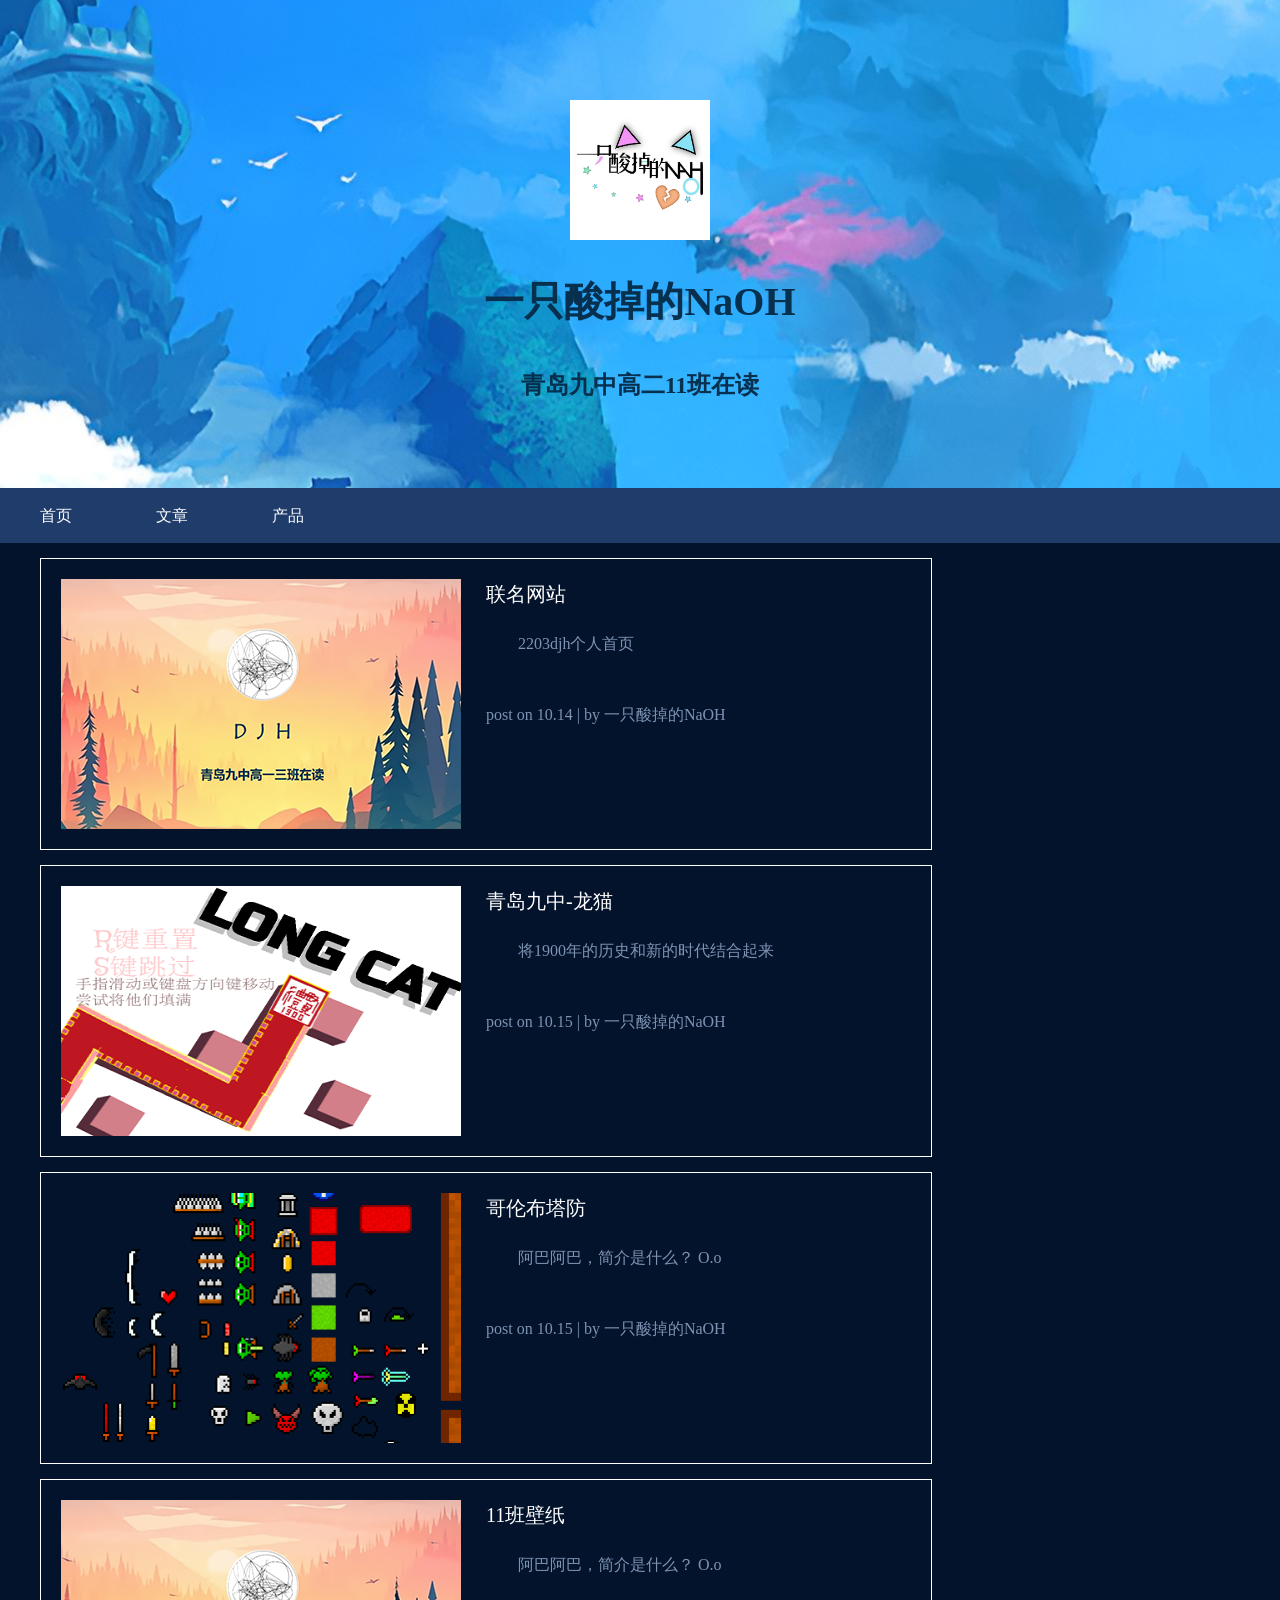
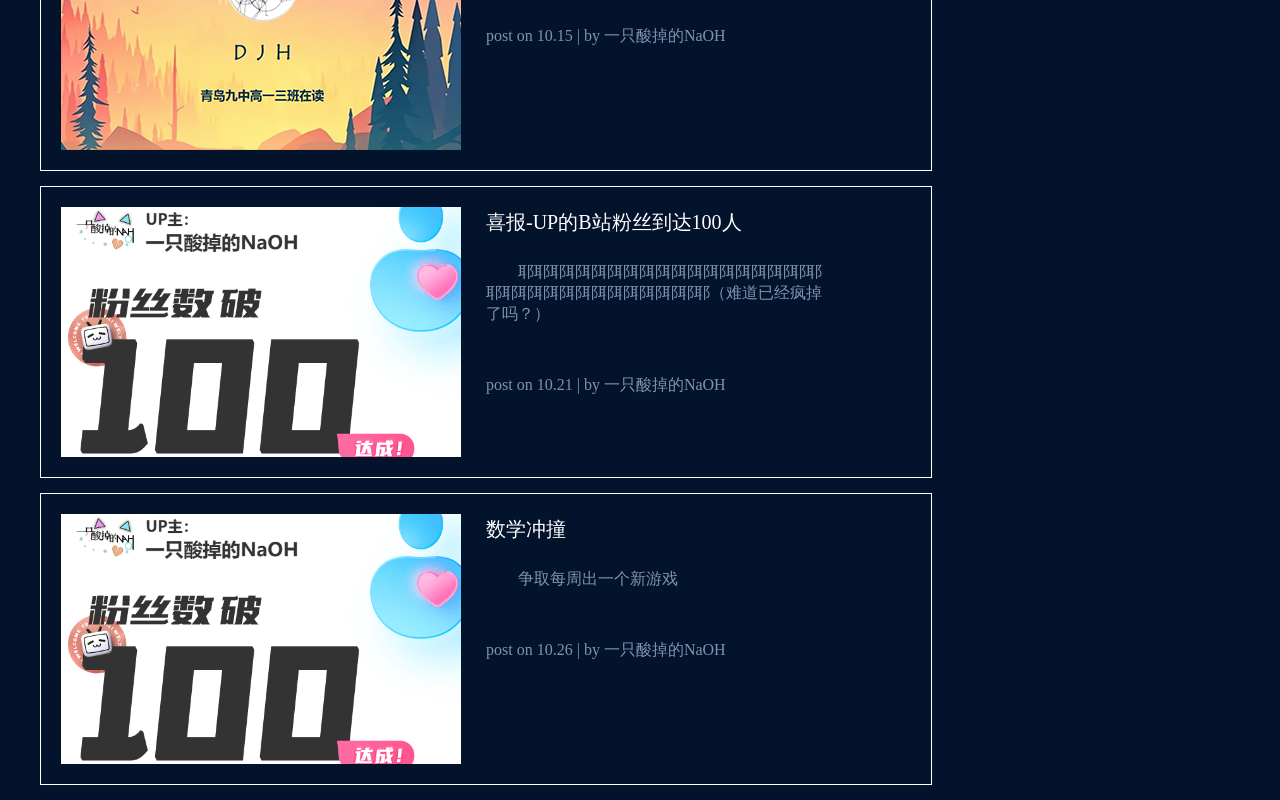
<file: index.html>
<!--
                   _ooOoo_
                  o8888888o
                  88" . "88
                  (| -_- |)
                  O\  =  /O
               ____/`---'\____
             .'  \\|     |//  `.
            /  \\|||  :  |||//  \
           /  _||||| -:- |||||-  \
           |   | \\\  -  /// |   |
           | \_|  ''\---/''  |   |
           \  .-\__  `-`  ___/-. /
         ___`. .'  /--.--\  `. . __
      ."" '<  `.___\_<|>_/___.'  >'"".
     | | :  `- \`.;`\ _ /`;.`/ - ` : | |
     \  \ `-.   \_ __\ /__ _/   .-` /  /
======`-.____`-.___\_____/___.-`____.-'======
                   `=---='
^^^^^^^^^^^^^^^^^^^^^^^^^^^^^^^^^^^^^^^^^^^^^
    佛祖保佑       永不宕机     永无BUG
-->
<!DOCTYPE html>
<html lang="zh-CN">

<head>
    <meta charset="UTF-8">
    <title>Document</title>


    <style>
        * {
            margin: 0;
            padding: 0;

        }


        .top {
            text-align: center;
            background: rgb(6, 41, 71) url(images/background_head.jpg) no-repeat scroll top;
            width: 100%;
            background-position-y: -1000px;


        }




        h1 {
            font-size: 40px;
            margin: 30px 0px 0px;
            color: rgb(6, 48, 78);
            font-family: Tempus Sans ITC;
            font-family: 'Tempus Sans ITC', 'Segoe Script', 'Old English Text MT';
        }

        h2 {
            color: rgb(6, 48, 78);
            margin: 40px 0px;
        }

        .nav {
            height: 55px;
            background-color: rgb(31, 60, 107);
            line-height: 55px;
        }

        .nav a {
            display: inline-flex;
            display: inline-block;
            height: 55px;
            padding: 0 40px;
            font-size: 16px;
            color: #ffffff;
            background-color: rgb(31, 60, 107);
            text-decoration: none;
        }

        .nav a:hover {
            background-color: rgba(255, 0, 0, 0.2);
            color: rgb(184, 179, 178);
        }

        .article {
            display: flex;
            width: 850px;
            height: 250px;
            padding: 20px;
            background-color: rgb(3, 19, 44);
            margin: 15px 0px 15px 40px;
            border: 1px solid white;
        }

        .img {
            display: inline-block;
            width: 400px;
            height: 250px;
        }




        .title {
            display: inline-block;
            width: 350px;
            color: #ffffff;
            margin: 0px 5px 0px 25px;
        }




        .post-title {
            display: inline-block;
            width: 350px;
            color: #ffffff;
            line-height: 30px;
            font-size: 20px;
        }

        .post-title:hover {
            width: 350px;
            color: #ffffff;
            line-height: 35px;
            font-size: 25px;
            margin: 5px 0px 0px 5px;
        }

        .text {
            display: inline-block;
            color: rgb(125, 147, 178);
            margin: 25px 0px 0px 0px;
            text-indent: 2em;
        }

        .text:hover {
            color: rgb(255, 255, 255);
            font-size: 17px;
            margin: 20px 0px 0px 5px;
        }


        .date {
            display: inline-block;
            color: rgb(125, 147, 178);
            margin: 50px 0px 0px 0px;

        }

        .date:hover {
            color: rgb(255, 255, 255);
            font-size: 17px;
            margin: 45px 0px 5px 2px;
        }
    </style>
</head>


<body style="background-color: rgb(3, 19, 44);">

    <div class="top">
        <img src="images/head.png" width="140px" style="margin: 100px 0px 0px;">
        <h1>一只酸掉的NaOH</h1>
        <h2>青岛九中高二11班在读</h2>
        <h1>&nbsp; </h1>

    </div>

    <div class="nav">
        <a href="#">首页</a>
        <a href="#">文章</a>
        <a href="project.html">产品</a>
    </div>
    
    <a href="http://djh2203.github.io" title="djh2203">
        <div class="article">
            <div class="img"><img src="images/1.png"></div>
            <div class="title">
                <div class="post-title">联名网站</div>
                <div class="text">2203djh个人首页</div>
                <div class="date">post on 10.14  |  by 一只酸掉的NaOH</div>
            </div>
        </div>
    </a>

    <a href="longcat" title="longcat">
        <div class="article">
            <div class="img"><img src="images/longcat.png"></div>
            <div class="title">
                <div class="post-title">青岛九中-龙猫</div>
                <div class="text">将1900年的历史和新的时代结合起来</div>
                <div class="date">post on 10.15  |  by 一只酸掉的NaOH</div>
            </div>
        </div>
    </a>


    <a href="ggkill" title="ggkill">
        <div class="article">
            <div class="img"><img src="images/ggkill.png"></div>
            <div class="title">
                <div class="post-title">哥伦布塔防</div>
                <div class="text">阿巴阿巴，简介是什么？ O.o</div>
                <div class="date">post on 10.15  |  by 一只酸掉的NaOH</div>
            </div>
        </div>
    </a>




    <a href="11class" title="class">
        <div class="article">
            <div class="img"><img src="images/1.png"></div>
            <div class="title">
                <div class="post-title">11班壁纸</div>
                <div class="text">阿巴阿巴，简介是什么？ O.o</div>
                <div class="date">post on 10.15  |  by 一只酸掉的NaOH</div>
            </div>
        </div>
    </a>

    <a href="images/100.png" title="fan100">
        <div class="article">
            <div class="img"><img src="images/100title.png"></div>
            <div class="title">
                <div class="post-title">喜报-UP的B站粉丝到达100人</div>
                <div class="text">耶耶耶耶耶耶耶耶耶耶耶耶耶耶耶耶耶耶耶耶耶耶耶耶耶耶耶耶耶耶耶耶耶（难道已经疯掉了吗？）</div>
                <div class="date">post on 10.21  |  by 一只酸掉的NaOH</div>
            </div>
        </div>
    </a>



    <a href="math" title="math">
        <div class="article">
            <div class="img"><img src="images/100title.png"></div>
            <div class="title">
                <div class="post-title">数学冲撞</div>
                <div class="text">争取每周出一个新游戏</div>
                <div class="date">post on 10.26  |  by 一只酸掉的NaOH</div>
            </div>
        </div>
    </a>




</body>

</html>
</file>
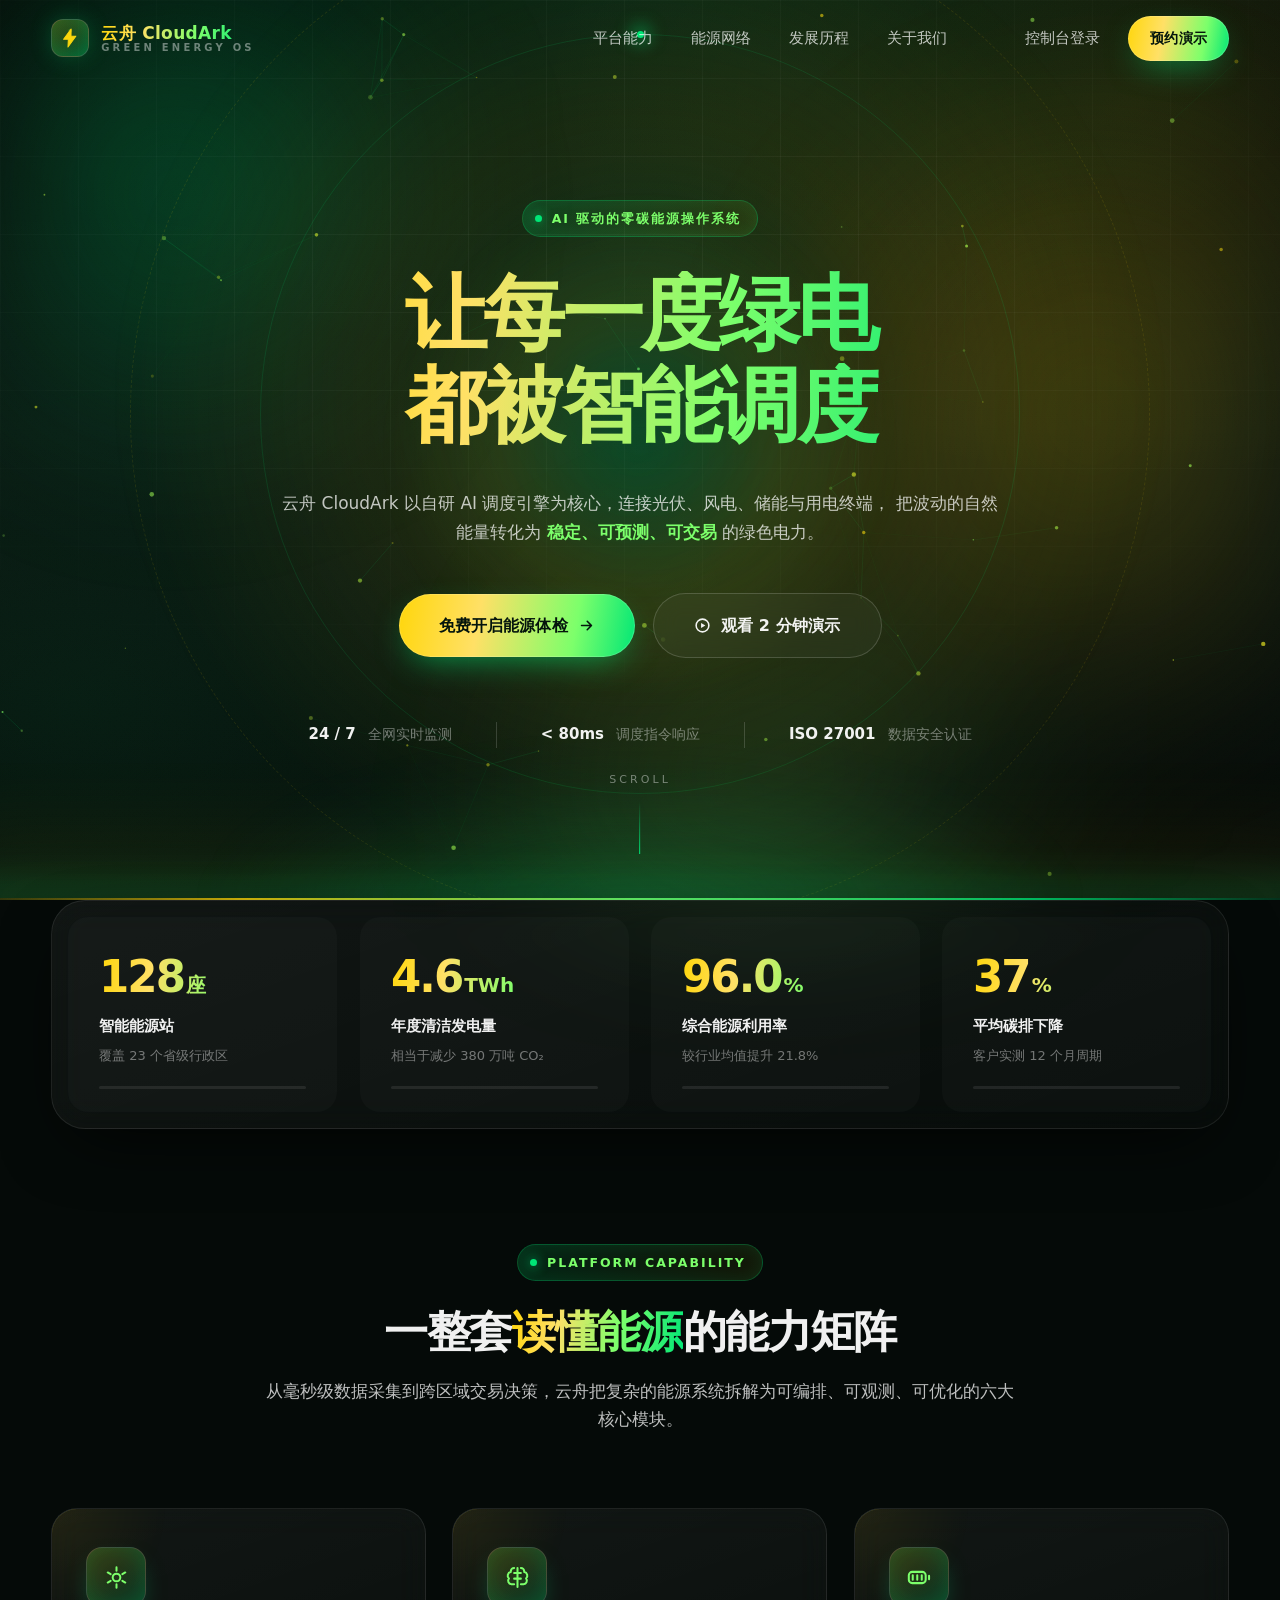
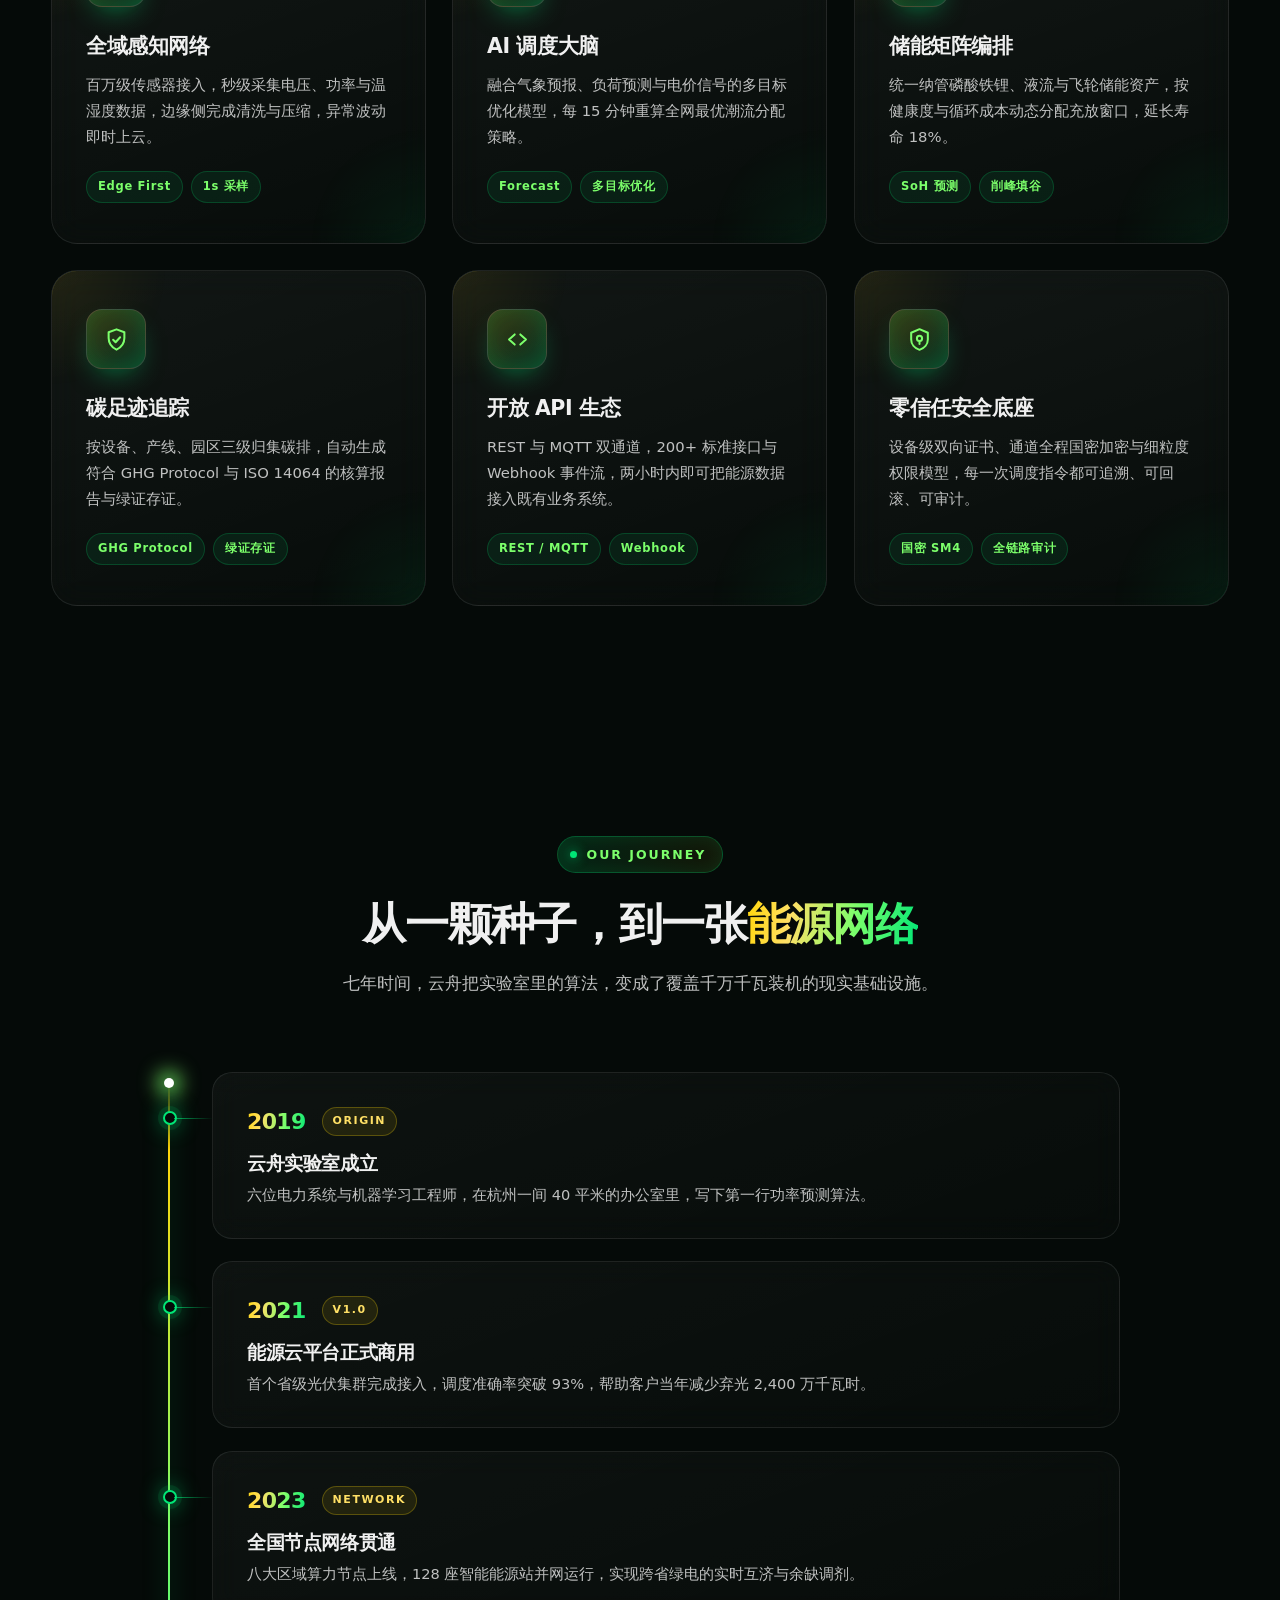
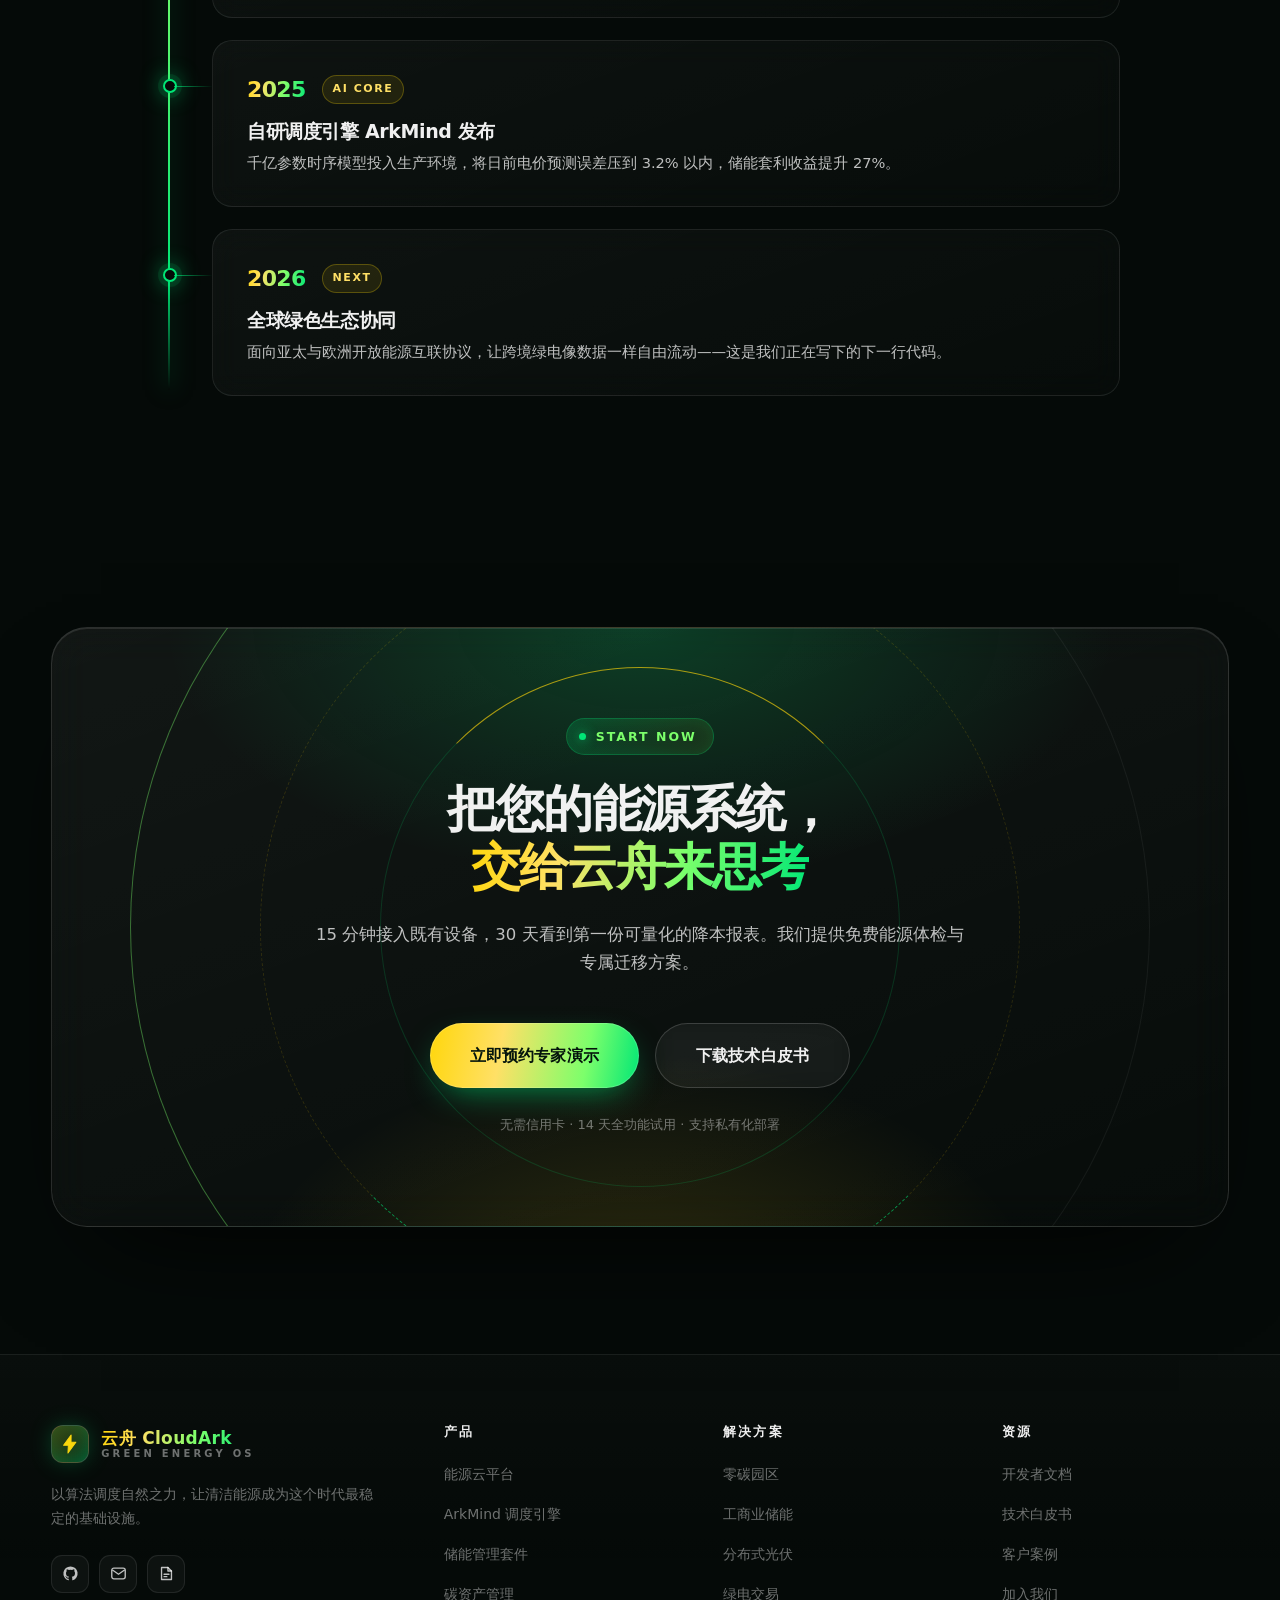
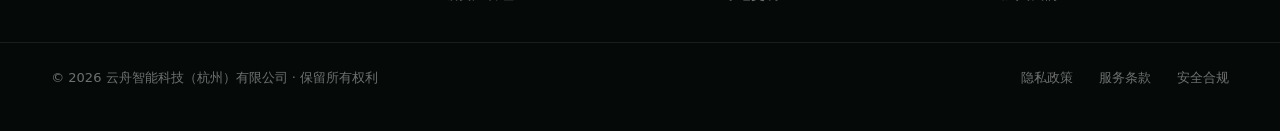
<file: CloudArk/index.html>
<!DOCTYPE html>
<html lang="zh-CN">
<head>
<meta charset="UTF-8">
<meta name="viewport" content="width=device-width, initial-scale=1">
<title>云舟 CloudArk · 智能绿能平台</title>
<meta name="description" content="云舟 CloudArk —— 面向未来的智能绿能调度平台，用 AI 连接每一度清洁电力。">
<style>
/* ============================================================
   0. 设计令牌（Design Tokens）
   ============================================================ */
:root{
  /* 背景层 */
  --bg:              #050A08;
  --bg-2:            #0A1410;
  --bg-3:            #0B3D2E;

  /* 主色 */
  --yellow:          #FFD60A;
  --green:           #00E676;
  --white:           #FFFFFF;

  /* 辅助色 */
  --yellow-light:    #FFE066;
  --green-bright:    #7CFF6B;
  --green-deep:      #0B3D2E;

  /* 文本 */
  --text:            rgba(255,255,255,.74);
  --text-strong:     rgba(255,255,255,.94);
  --text-dim:        rgba(255,255,255,.42);

  /* 玻璃与描边 */
  --glass:           rgba(255,255,255,.035);
  --glass-2:         rgba(255,255,255,.06);
  --line:            rgba(255,255,255,.085);
  --line-2:          rgba(255,255,255,.16);

  /* 渐变 */
  --grad-main:       linear-gradient(100deg, var(--yellow) 0%, var(--yellow-light) 26%, var(--green-bright) 62%, var(--green) 100%);
  --grad-soft:       linear-gradient(135deg, rgba(255,214,10,.16), rgba(0,230,118,.16));
  --grad-card:       linear-gradient(160deg, rgba(255,255,255,.055), rgba(255,255,255,.012));

  /* 光晕 */
  --glow-yellow:     0 0 40px rgba(255,214,10,.28);
  --glow-green:      0 0 48px rgba(0,230,118,.26);
  --glow-soft:       0 24px 70px -24px rgba(0,0,0,.9);

  /* 尺寸 */
  --radius-lg:       26px;
  --radius:          20px;
  --radius-sm:       12px;
  --nav-h:           78px;
  --nav-h-shrink:    62px;
  --page-max:        1360px;

  /* 动效 */
  --ease:            cubic-bezier(.22,.61,.36,1);
  --ease-out:        cubic-bezier(.16,1,.3,1);
}

/* ============================================================
   1. 基础重置
   ============================================================ */
*,*::before,*::after{ box-sizing:border-box; }

html{ scroll-behavior:smooth; }

body{
  margin:0;
  min-width:1280px;                     /* 桌面端优先 */
  background:var(--bg);
  color:var(--text);
  font-family:"Inter","SF Pro Display","PingFang SC","Microsoft YaHei",
              system-ui,-apple-system,"Segoe UI",Roboto,sans-serif;
  font-size:16px;
  line-height:1.7;
  -webkit-font-smoothing:antialiased;
  text-rendering:optimizeLegibility;
  overflow-x:hidden;
}

/* 深色底 + 上下径向光晕 */
body::before{
  content:"";
  position:fixed; inset:0;
  background:
    radial-gradient(1200px 720px at 50% -8%,  rgba(0,230,118,.13), transparent 62%),
    radial-gradient(980px 620px  at 88% 12%,  rgba(255,214,10,.09), transparent 60%),
    radial-gradient(1100px 800px at 6% 78%,   rgba(0,230,118,.07), transparent 62%),
    linear-gradient(180deg, var(--bg) 0%, var(--bg-2) 48%, var(--bg) 100%);
  z-index:-4;
  pointer-events:none;
}

img,svg{ display:block; max-width:100%; }
a{ color:inherit; text-decoration:none; }
button{ font:inherit; color:inherit; border:0; background:none; cursor:pointer; }
ul{ margin:0; padding:0; list-style:none; }
h1,h2,h3,h4{ margin:0; color:var(--text-strong); font-weight:700; letter-spacing:-.02em; line-height:1.16; }
p{ margin:0; }

::selection{ background:rgba(255,214,10,.28); color:#fff; }

/* 滚动条 */
::-webkit-scrollbar{ width:11px; }
::-webkit-scrollbar-track{ background:#04100B; }
::-webkit-scrollbar-thumb{
  background:linear-gradient(180deg, var(--yellow), var(--green));
  border-radius:99px;
  border:3px solid #04100B;
}

/* ============================================================
   2. 背景装饰层：粒子画布 / 极光 / 网格 / 噪点
   ============================================================ */
#particles{
  position:fixed; inset:0;
  width:100%; height:100%;
  z-index:-3;
  pointer-events:none;
}

.aurora{ position:fixed; inset:0; z-index:-2; pointer-events:none; overflow:hidden; filter:blur(90px); opacity:.55; }
.aurora span{
  position:absolute; display:block; border-radius:50%;
  will-change:transform;
}
.aurora .a1{ width:620px; height:620px; left:-140px; top:-120px;
  background:radial-gradient(circle, rgba(0,230,118,.55), transparent 68%);
  animation:float1 22s var(--ease) infinite alternate; }
.aurora .a2{ width:720px; height:720px; right:-180px; top:6%;
  background:radial-gradient(circle, rgba(255,214,10,.42), transparent 68%);
  animation:float2 26s var(--ease) infinite alternate; }
.aurora .a3{ width:680px; height:680px; left:34%; bottom:-260px;
  background:radial-gradient(circle, rgba(124,255,107,.34), transparent 68%);
  animation:float3 30s var(--ease) infinite alternate; }

@keyframes float1{ to{ transform:translate3d(120px,90px,0) scale(1.18); } }
@keyframes float2{ to{ transform:translate3d(-140px,120px,0) scale(.86); } }
@keyframes float3{ to{ transform:translate3d(80px,-140px,0) scale(1.12); } }

/* 网格线（径向遮罩淡出） */
.grid-overlay{
  position:fixed; inset:0; z-index:-2; pointer-events:none;
  background-image:
    linear-gradient(to right,  rgba(255,255,255,.045) 1px, transparent 1px),
    linear-gradient(to bottom, rgba(255,255,255,.045) 1px, transparent 1px);
  background-size:78px 78px;
  -webkit-mask-image:radial-gradient(ellipse 100% 74% at 50% 28%, #000 12%, transparent 78%);
          mask-image:radial-gradient(ellipse 100% 74% at 50% 28%, #000 12%, transparent 78%);
}

/* 噪点纹理 */
.noise{
  position:fixed; inset:0; z-index:-1; pointer-events:none;
  opacity:.038; mix-blend-mode:overlay;
  background-image:url("data:image/svg+xml,%3Csvg xmlns='http://www.w3.org/2000/svg' width='160' height='160'%3E%3Cfilter id='n'%3E%3CfeTurbulence type='fractalNoise' baseFrequency='.85' numOctaves='3' stitchTiles='stitch'/%3E%3C/filter%3E%3Crect width='100%25' height='100%25' filter='url(%23n)'/%3E%3C/svg%3E");
}

/* 鼠标跟随光晕 */
.cursor-glow{
  position:fixed; top:0; left:0;
  width:520px; height:520px; margin:-260px 0 0 -260px;
  border-radius:50%;
  pointer-events:none; z-index:0;
  background:radial-gradient(circle,
      rgba(0,230,118,.13) 0%,
      rgba(255,214,10,.09) 38%,
      transparent 68%);
  filter:blur(14px);
  transition:opacity .4s var(--ease);
  will-change:transform;
}

/* ============================================================
   3. 顶部导航
   ============================================================ */
.progress-bar{
  position:fixed; top:0; left:0; height:2px; width:0%;
  background:var(--grad-main);
  box-shadow:0 0 16px rgba(0,230,118,.7);
  z-index:120;
}

.nav{
  position:fixed; top:0; left:0; right:0; z-index:100;
  height:var(--nav-h);
  display:flex; align-items:center;
  padding:0 clamp(32px,4vw,64px);
  background:transparent;
  border-bottom:1px solid transparent;
  transition:height .45s var(--ease), background .45s var(--ease),
             border-color .45s var(--ease), backdrop-filter .45s var(--ease),
             box-shadow .45s var(--ease);
}
.nav.scrolled{
  height:var(--nav-h-shrink);
  background:rgba(5,10,8,.66);
  -webkit-backdrop-filter:blur(20px) saturate(160%);
          backdrop-filter:blur(20px) saturate(160%);
  border-bottom-color:var(--line);
  box-shadow:0 18px 50px -28px rgba(0,0,0,.95),
             inset 0 -1px 0 rgba(255,255,255,.04);
}

.nav__inner{
  width:100%; max-width:var(--page-max); margin:0 auto;
  display:flex; align-items:center; gap:48px;
}

/* Logo */
.logo{ display:flex; align-items:center; gap:12px; flex:0 0 auto; }
.logo__mark{
  position:relative;
  width:38px; height:38px;
  border-radius:12px;
  background:linear-gradient(140deg, rgba(255,214,10,.22), rgba(0,230,118,.24));
  border:1px solid rgba(255,255,255,.16);
  display:grid; place-items:center;
  box-shadow:inset 0 0 18px rgba(0,230,118,.22), 0 0 26px -6px rgba(0,230,118,.45);
  transition:transform .5s var(--ease);
}
.logo:hover .logo__mark{ transform:rotate(-8deg) scale(1.06); }
.logo__mark svg{ width:22px; height:22px; }
.logo__text{ display:flex; flex-direction:column; line-height:1.1; }
.logo__name{
  font-size:17px; font-weight:800; letter-spacing:.02em;
  background:var(--grad-main);
  -webkit-background-clip:text; background-clip:text;
  -webkit-text-fill-color:transparent; color:transparent;
}
.logo__sub{ font-size:10px; letter-spacing:.32em; color:var(--text-dim); font-weight:600; }

/* 导航链接 */
.nav__links{ display:flex; align-items:center; gap:6px; margin-left:auto; }
.nav__link{
  position:relative;
  padding:9px 16px;
  font-size:14.5px; font-weight:500;
  color:var(--text);
  border-radius:10px;
  transition:color .3s var(--ease), background .3s var(--ease);
}
.nav__link::after{
  content:"";
  position:absolute; left:16px; right:16px; bottom:3px; height:1.5px;
  background:var(--grad-main);
  border-radius:2px;
  transform:scaleX(0); transform-origin:left;
  transition:transform .45s var(--ease-out);
  box-shadow:0 0 12px rgba(0,230,118,.8);
}
.nav__link:hover{ color:var(--white); background:rgba(255,255,255,.045); }
.nav__link:hover::after{ transform:scaleX(1); }

.nav__right{ display:flex; align-items:center; gap:14px; flex:0 0 auto; }
.nav__ghost{
  font-size:14.5px; font-weight:500; color:var(--text);
  padding:9px 14px; border-radius:10px;
  transition:color .3s var(--ease);
}
.nav__ghost:hover{ color:var(--white); }

/* ============================================================
   4. 按钮（含扫光）
   ============================================================ */
.btn{
  position:relative;
  display:inline-flex; align-items:center; justify-content:center; gap:10px;
  padding:15px 30px;
  font-size:15px; font-weight:600; letter-spacing:.01em;
  border-radius:999px;
  overflow:hidden;
  isolation:isolate;
  white-space:nowrap;
  transition:transform .35s var(--ease), box-shadow .35s var(--ease), color .3s var(--ease);
}
.btn:active{ transform:translateY(1px) scale(.99); }

/* 扫光高光 */
.btn::after{
  content:"";
  position:absolute; top:0; bottom:0; left:-60%;
  width:45%;
  background:linear-gradient(100deg, transparent, rgba(255,255,255,.62), transparent);
  transform:skewX(-22deg);
  transition:left .75s var(--ease-out);
  pointer-events:none;
}
.btn:hover::after{ left:125%; }

.btn--primary{
  color:#04140C;
  background:linear-gradient(100deg, var(--yellow) 0%, var(--yellow-light) 34%, var(--green-bright) 74%, var(--green) 100%);
  box-shadow:0 12px 34px -12px rgba(0,230,118,.65), 0 0 0 1px rgba(255,255,255,.16) inset;
}
.btn--primary:hover{
  transform:translateY(-3px);
  box-shadow:0 22px 52px -14px rgba(0,230,118,.8), 0 0 44px -8px rgba(255,214,10,.5),
             0 0 0 1px rgba(255,255,255,.3) inset;
}

.btn--ghost{
  color:var(--text-strong);
  background:rgba(255,255,255,.035);
  border:1px solid var(--line-2);
  -webkit-backdrop-filter:blur(12px);
          backdrop-filter:blur(12px);
}
.btn--ghost:hover{
  transform:translateY(-3px);
  color:var(--white);
  border-color:rgba(0,230,118,.5);
  background:rgba(0,230,118,.08);
  box-shadow:0 18px 44px -20px rgba(0,230,118,.7), inset 0 0 22px rgba(0,230,118,.12);
}

.btn--sm{ padding:11px 22px; font-size:14px; }
.btn--lg{ padding:18px 40px; font-size:16px; }

/* ============================================================
   5. 布局容器 / 通用标题
   ============================================================ */
.section{
  position:relative;
  width:100%; max-width:var(--page-max);
  margin:0 auto;
  padding:clamp(96px,9vw,150px) clamp(32px,4vw,64px);
}

.eyebrow{
  display:inline-flex; align-items:center; gap:10px;
  padding:7px 16px 7px 12px;
  font-size:12.5px; font-weight:600; letter-spacing:.16em; text-transform:uppercase;
  color:var(--green-bright);
  border-radius:999px;
  border:1px solid rgba(0,230,118,.28);
  background:linear-gradient(100deg, rgba(0,230,118,.12), rgba(255,214,10,.06));
  box-shadow:inset 0 0 18px rgba(0,230,118,.12);
}
.eyebrow .dot{
  width:7px; height:7px; border-radius:50%;
  background:var(--green);
  box-shadow:0 0 12px var(--green);
  animation:pulse 2s ease-in-out infinite;
}
@keyframes pulse{ 0%,100%{ opacity:1; transform:scale(1); } 50%{ opacity:.4; transform:scale(.72); } }

.section__head{ max-width:760px; margin:0 auto 74px; text-align:center; }
.section__title{
  margin-top:26px;
  font-size:clamp(34px, 3.4vw, 54px);
  letter-spacing:-.03em;
}
.section__desc{ margin-top:20px; font-size:16.5px; color:var(--text); }

.grad-text{
  background:var(--grad-main);
  -webkit-background-clip:text; background-clip:text;
  -webkit-text-fill-color:transparent; color:transparent;
}

/* ============================================================
   6. Hero
   ============================================================ */
.hero{
  position:relative;
  min-height:100vh;
  display:flex; flex-direction:column; align-items:center; justify-content:center;
  text-align:center;
  padding:calc(var(--nav-h) + 90px) clamp(32px,4vw,64px) 120px;
  overflow:hidden;
}

/* Hero 中心光晕 */
.hero__halo{
  position:absolute; left:50%; top:44%;
  width:1100px; height:1100px; margin:-550px 0 0 -550px;
  border-radius:50%;
  background:radial-gradient(circle, rgba(0,230,118,.16) 0%, rgba(255,214,10,.08) 34%, transparent 66%);
  filter:blur(30px);
  pointer-events:none;
  animation:haloPulse 8s ease-in-out infinite;
}
@keyframes haloPulse{ 0%,100%{ opacity:.75; transform:scale(1); } 50%{ opacity:1; transform:scale(1.08); } }

/* Hero 环绕光环 */
.hero__ring{
  position:absolute; left:50%; top:46%;
  border-radius:50%;
  border:1px solid rgba(0,230,118,.12);
  pointer-events:none;
}
.hero__ring.r1{ width:760px;  height:760px;  margin:-380px 0 0 -380px; animation:spin 46s linear infinite; }
.hero__ring.r2{ width:1020px; height:1020px; margin:-510px 0 0 -510px;
  border-color:rgba(255,214,10,.1); border-style:dashed; animation:spin 70s linear infinite reverse; }
.hero__ring.r1::before{
  content:""; position:absolute; top:-4px; left:50%; width:7px; height:7px; margin-left:-3px;
  border-radius:50%; background:var(--green); box-shadow:0 0 18px 4px rgba(0,230,118,.7);
}
.hero__ring.r2::before{
  content:""; position:absolute; bottom:-4px; left:22%; width:6px; height:6px;
  border-radius:50%; background:var(--yellow); box-shadow:0 0 18px 4px rgba(255,214,10,.7);
}
@keyframes spin{ to{ transform:rotate(360deg); } }

.hero__content{ position:relative; z-index:2; max-width:1050px; }

.hero__title{
  margin-top:34px;
  font-size:clamp(56px, 6.4vw, 104px);
  line-height:1.04;
  letter-spacing:-.045em;
  font-weight:800;
}

/* 分行揭示动画 */
.reveal-line{ display:block; overflow:hidden; padding-bottom:.08em; }
.reveal-line > span{
  display:block;
  transform:translateY(110%) rotate(3deg);
  opacity:0;
  animation:lineUp 1.15s var(--ease-out) forwards;
}
.reveal-line:nth-child(1) > span{ animation-delay:.15s; }
.reveal-line:nth-child(2) > span{ animation-delay:.32s; }
@keyframes lineUp{ to{ transform:translateY(0) rotate(0); opacity:1; } }

.hero__sub{
  margin:34px auto 0;
  max-width:720px;
  font-size:clamp(17px,1.2vw,19px);
  color:var(--text);
  opacity:0;
  animation:fadeUp .9s var(--ease-out) .62s forwards;
}
.hero__sub b{ color:var(--green-bright); font-weight:600; }

.hero__actions{
  margin-top:46px;
  display:flex; align-items:center; justify-content:center; gap:18px;
  opacity:0;
  animation:fadeUp .9s var(--ease-out) .8s forwards;
}

/* Hero 指标小条 */
.hero__meta{
  margin-top:64px;
  display:flex; align-items:center; justify-content:center; gap:44px;
  opacity:0;
  animation:fadeUp .9s var(--ease-out) 1s forwards;
}
.hero__meta-item{ display:flex; align-items:center; gap:12px; font-size:14px; color:var(--text-dim); }
.hero__meta-item strong{ color:var(--text-strong); font-size:15px; font-weight:600; }
.hero__meta-sep{ width:1px; height:26px; background:var(--line-2); }

@keyframes fadeUp{ from{ opacity:0; transform:translateY(26px); } to{ opacity:1; transform:translateY(0); } }

/* 底部发光光带 */
.hero__band{
  position:absolute; left:50%; bottom:0; transform:translateX(-50%);
  width:min(1500px,110vw); height:2px;
  background:linear-gradient(90deg, transparent, rgba(255,214,10,.85) 22%, rgba(124,255,107,.95) 50%, rgba(0,230,118,.85) 78%, transparent);
  box-shadow:0 0 44px 6px rgba(0,230,118,.45), 0 0 120px 22px rgba(255,214,10,.18);
}
.hero__band::after{
  content:"";
  position:absolute; left:50%; top:50%; transform:translate(-50%,-50%);
  width:62%; height:280px;
  background:radial-gradient(ellipse at center, rgba(0,230,118,.2), transparent 70%);
  filter:blur(26px);
}

/* 向下滚动提示 */
.scroll-hint{
  position:absolute; left:50%; bottom:46px; transform:translateX(-50%);
  display:flex; flex-direction:column; align-items:center; gap:12px;
  font-size:11px; letter-spacing:.28em; text-transform:uppercase; color:var(--text-dim);
}
.scroll-hint i{
  display:block; width:1px; height:52px;
  background:linear-gradient(180deg, transparent, var(--green));
  animation:scrollLine 2.2s var(--ease) infinite;
}
@keyframes scrollLine{
  0%{ transform:scaleY(.2); opacity:0; transform-origin:top; }
  45%{ transform:scaleY(1); opacity:1; transform-origin:top; }
  100%{ transform:scaleY(.2); opacity:0; transform-origin:bottom; }
}

/* ============================================================
   7. 数据统计条
   ============================================================ */
.stats{
  position:relative;
  width:100%; max-width:var(--page-max);
  margin:0 auto;
  padding:0 clamp(32px,4vw,64px);
}
.stats__grid{
  display:grid;
  grid-template-columns:repeat(4,1fr);
  gap:22px;
  padding:16px;
  border-radius:calc(var(--radius-lg) + 8px);
  background:linear-gradient(160deg, rgba(255,255,255,.05), rgba(255,255,255,.012));
  border:1px solid var(--line);
  -webkit-backdrop-filter:blur(18px);
          backdrop-filter:blur(18px);
  box-shadow:var(--glow-soft);
}

.stat{
  position:relative;
  padding:38px 30px 44px;
  border-radius:var(--radius);
  background:rgba(255,255,255,.022);
  border:1px solid transparent;
  overflow:hidden;
  transition:transform .5s var(--ease), background .5s var(--ease),
             border-color .5s var(--ease), box-shadow .5s var(--ease);
}
.stat::before{                                       /* 顶部渐变细线 */
  content:"";
  position:absolute; top:0; left:0; right:0; height:1px;
  background:linear-gradient(90deg, transparent, rgba(0,230,118,.6), transparent);
  opacity:0; transition:opacity .5s var(--ease);
}
.stat:hover{
  transform:translateY(-10px);
  background:rgba(255,255,255,.05);
  border-color:rgba(0,230,118,.26);
  box-shadow:0 28px 60px -26px rgba(0,0,0,.9), 0 0 44px -14px rgba(0,230,118,.5);
}
.stat:hover::before{ opacity:1; }

.stat__value{
  display:flex; align-items:baseline; gap:2px;
  font-size:clamp(40px,3.4vw,54px);
  font-weight:800; letter-spacing:-.045em; line-height:1;
  background:var(--grad-main);
  -webkit-background-clip:text; background-clip:text;
  -webkit-text-fill-color:transparent; color:transparent;
}
.stat__unit{ font-size:20px; font-weight:700; letter-spacing:0; }
.stat__label{ margin-top:14px; font-size:15px; font-weight:600; color:var(--text-strong); }
.stat__sub{ margin-top:6px; font-size:13px; color:var(--text-dim); }

/* 悬停底部进度条 */
.stat__track{
  position:absolute; left:30px; right:30px; bottom:22px; height:3px;
  border-radius:99px; background:rgba(255,255,255,.08); overflow:hidden;
}
.stat__fill{
  height:100%; width:0;
  border-radius:99px;
  background:var(--grad-main);
  box-shadow:0 0 14px rgba(0,230,118,.8);
  transition:width 1s var(--ease-out);
}
.stat:hover .stat__fill{ width:var(--pct,72%); }

/* ============================================================
   8. 特性卡片网格
   ============================================================ */
.features__grid{
  display:grid;
  grid-template-columns:repeat(3,1fr);
  gap:26px;
}

.card{
  --mx:50%; --my:50%;
  position:relative;
  padding:38px 34px 40px;
  border-radius:var(--radius-lg);
  background:var(--grad-card);
  border:1px solid var(--line);
  overflow:hidden;
  isolation:isolate;
  -webkit-backdrop-filter:blur(16px);
          backdrop-filter:blur(16px);
  transform-style:preserve-3d;
  transition:transform .5s var(--ease), border-color .5s var(--ease),
             box-shadow .5s var(--ease), background .5s var(--ease);
}
/* 鼠标跟随光晕 */
.card::before{
  content:"";
  position:absolute; inset:0;
  background:radial-gradient(420px circle at var(--mx) var(--my),
              rgba(0,230,118,.16), rgba(255,214,10,.08) 42%, transparent 68%);
  opacity:0;
  transition:opacity .45s var(--ease);
  pointer-events:none;
  z-index:-1;
}
.card:hover::before{ opacity:1; }
.card:hover{
  transform:translateY(-12px) rotateX(2.4deg) rotateY(-2.4deg);
  border-color:rgba(0,230,118,.3);
  background:linear-gradient(160deg, rgba(255,255,255,.075), rgba(255,255,255,.018));
  box-shadow:0 40px 80px -34px rgba(0,0,0,.95),
             0 0 60px -18px rgba(0,230,118,.4),
             inset 0 1px 0 rgba(255,255,255,.09);
}

/* 角落渐变装饰 */
.card__corner{
  position:absolute; width:120px; height:120px; pointer-events:none;
  opacity:.5; transition:opacity .5s var(--ease), transform .6s var(--ease);
}
.card__corner--tl{ top:-1px; left:-1px;
  border-top:1px solid rgba(255,214,10,.6); border-left:1px solid rgba(255,214,10,.6);
  border-top-left-radius:var(--radius-lg);
  background:radial-gradient(circle at top left, rgba(255,214,10,.14), transparent 70%); }
.card__corner--br{ bottom:-1px; right:-1px;
  border-bottom:1px solid rgba(0,230,118,.6); border-right:1px solid rgba(0,230,118,.6);
  border-bottom-right-radius:var(--radius-lg);
  background:radial-gradient(circle at bottom right, rgba(0,230,118,.14), transparent 70%); }
.card:hover .card__corner{ opacity:1; }
.card:hover .card__corner--tl{ transform:translate(-4px,-4px); }
.card:hover .card__corner--br{ transform:translate(4px,4px); }

.card__icon{
  position:relative;
  width:60px; height:60px;
  display:grid; place-items:center;
  border-radius:16px;
  color:var(--green-bright);
  background:linear-gradient(145deg, rgba(255,214,10,.14), rgba(0,230,118,.16));
  border:1px solid rgba(255,255,255,.14);
  box-shadow:inset 0 0 24px rgba(0,230,118,.2), 0 12px 30px -14px rgba(0,230,118,.7);
  transition:transform .55s var(--ease), color .4s var(--ease), box-shadow .5s var(--ease);
}
.card:hover .card__icon{
  transform:translateY(-4px) rotate(-6deg) scale(1.06);
  color:var(--yellow-light);
  box-shadow:inset 0 0 26px rgba(255,214,10,.28), 0 18px 40px -14px rgba(255,214,10,.7);
}
.card__icon svg{ width:27px; height:27px; }

.card__title{ margin-top:28px; font-size:20.5px; letter-spacing:-.02em; }
.card__desc{ margin-top:13px; font-size:14.8px; color:var(--text); line-height:1.75; }

.card__tags{ margin-top:22px; display:flex; flex-wrap:wrap; gap:8px; }
.card__tags span{
  font-size:11.5px; font-weight:600; letter-spacing:.06em;
  padding:5px 11px; border-radius:99px;
  color:var(--green-bright);
  background:rgba(0,230,118,.08);
  border:1px solid rgba(0,230,118,.2);
}

/* ============================================================
   9. 时间线
   ============================================================ */
.timeline__wrap{ position:relative; max-width:960px; margin:0 auto; padding-left:52px; }

/* 左侧渐变竖线 */
.timeline__rail{
  position:absolute; left:8px; top:6px; bottom:6px; width:2px;
  border-radius:99px;
  background:linear-gradient(180deg,
      transparent, var(--yellow) 8%, var(--green-bright) 50%, var(--green) 88%, transparent);
  box-shadow:0 0 22px rgba(0,230,118,.55);
}
/* 竖线上的行进光点 */
.timeline__spark{
  position:absolute; left:50%; width:10px; height:10px; margin-left:-5px; top:0;
  border-radius:50%;
  background:var(--white);
  box-shadow:0 0 20px 6px rgba(124,255,107,.9);
  animation:spark 6s var(--ease) infinite;
}
@keyframes spark{
  0%{ top:0%; opacity:0; }
  12%{ opacity:1; }
  88%{ opacity:1; }
  100%{ top:100%; opacity:0; }
}

.tl-item{
  position:relative;
  padding:30px 34px;
  margin-bottom:22px;
  border-radius:var(--radius);
  background:linear-gradient(160deg, rgba(255,255,255,.04), rgba(255,255,255,.01));
  border:1px solid var(--line);
  -webkit-backdrop-filter:blur(14px);
          backdrop-filter:blur(14px);
  transition:transform .5s var(--ease), border-color .5s var(--ease),
             box-shadow .5s var(--ease), background .5s var(--ease);
}
.tl-item:last-child{ margin-bottom:0; }

/* 节点 */
.tl-item::before{
  content:"";
  position:absolute; left:-50px; top:38px;
  width:14px; height:14px; border-radius:50%;
  background:var(--bg);
  border:2px solid var(--green);
  box-shadow:0 0 0 5px rgba(0,230,118,.1), 0 0 22px rgba(0,230,118,.85);
  transition:transform .5s var(--ease), border-color .4s var(--ease), box-shadow .5s var(--ease);
}
.tl-item::after{
  content:"";
  position:absolute; left:-39px; top:45px; width:39px; height:1px;
  background:linear-gradient(90deg, rgba(0,230,118,.7), transparent);
}
.tl-item:hover{
  transform:translateX(12px) scale(1.015);
  border-color:rgba(0,230,118,.32);
  background:linear-gradient(160deg, rgba(0,230,118,.08), rgba(255,214,10,.035));
  box-shadow:0 30px 64px -30px rgba(0,0,0,.95), 0 0 54px -18px rgba(0,230,118,.55);
}
.tl-item:hover::before{
  transform:scale(1.5);
  border-color:var(--yellow);
  box-shadow:0 0 0 7px rgba(255,214,10,.14), 0 0 32px rgba(255,214,10,.9);
}

.tl-item__head{ display:flex; align-items:center; gap:16px; }
.tl-item__year{
  font-size:22px; font-weight:800; letter-spacing:-.03em;
  background:var(--grad-main);
  -webkit-background-clip:text; background-clip:text;
  -webkit-text-fill-color:transparent; color:transparent;
}
.tl-item__badge{
  font-size:11px; font-weight:700; letter-spacing:.14em; text-transform:uppercase;
  padding:4px 10px; border-radius:99px;
  color:var(--yellow-light);
  background:rgba(255,214,10,.09);
  border:1px solid rgba(255,214,10,.26);
}
.tl-item__title{ margin-top:12px; font-size:19px; }
.tl-item__desc{ margin-top:9px; font-size:14.6px; color:var(--text); }

/* ============================================================
   10. CTA 区块
   ============================================================ */
.cta{ padding-bottom:clamp(110px,10vw,170px); }

.cta__box{
  position:relative;
  padding:clamp(74px,7vw,110px) 60px;
  border-radius:36px;
  text-align:center;
  overflow:hidden;
  background:
    radial-gradient(720px 380px at 50% 0%, rgba(0,230,118,.2), transparent 66%),
    radial-gradient(620px 420px at 50% 118%, rgba(255,214,10,.16), transparent 66%),
    linear-gradient(160deg, rgba(255,255,255,.055), rgba(255,255,255,.012));
  border:1px solid rgba(255,255,255,.13);
  -webkit-backdrop-filter:blur(20px);
          backdrop-filter:blur(20px);
  box-shadow:0 50px 110px -50px rgba(0,0,0,.95), inset 0 1px 0 rgba(255,255,255,.1);
}

/* 旋转圆环 */
.cta__rings{ position:absolute; inset:0; pointer-events:none; display:grid; place-items:center; }
.cta__ring{
  position:absolute;
  border-radius:50%;
  border:1px solid rgba(0,230,118,.16);
}
.cta__ring.q1{ width:520px; height:520px; border-top-color:rgba(255,214,10,.65); animation:spin 24s linear infinite; }
.cta__ring.q2{ width:760px; height:760px; border-style:dashed; border-color:rgba(255,214,10,.14);
  border-bottom-color:rgba(0,230,118,.6); animation:spin 40s linear infinite reverse; }
.cta__ring.q3{ width:1020px; height:1020px; border-color:rgba(255,255,255,.06);
  border-left-color:rgba(124,255,107,.4); animation:spin 62s linear infinite; }

.cta__content{ position:relative; z-index:2; }
.cta__title{ font-size:clamp(38px,3.9vw,60px); letter-spacing:-.035em; }
.cta__desc{ margin:24px auto 0; max-width:660px; font-size:16.5px; color:var(--text); }
.cta__actions{ margin-top:46px; display:flex; justify-content:center; gap:16px; }
.cta__note{ margin-top:26px; font-size:13px; color:var(--text-dim); }

/* ============================================================
   11. 页脚
   ============================================================ */
.footer{
  position:relative;
  border-top:1px solid var(--line);
  background:linear-gradient(180deg, rgba(255,255,255,.02), transparent 60%);
}
.footer__inner{
  width:100%; max-width:var(--page-max);
  margin:0 auto;
  padding:70px clamp(32px,4vw,64px) 34px;
  display:grid;
  grid-template-columns:1.5fr 1fr 1fr 1fr;
  gap:52px;
}
.footer__brand p{ margin-top:20px; max-width:330px; font-size:14px; color:var(--text-dim); }

.footer__social{ margin-top:24px; display:flex; gap:10px; }
.footer__social a{
  width:38px; height:38px; border-radius:11px;
  display:grid; place-items:center;
  color:var(--text);
  background:rgba(255,255,255,.035);
  border:1px solid var(--line);
  transition:transform .4s var(--ease), color .3s var(--ease),
             border-color .3s var(--ease), box-shadow .4s var(--ease);
}
.footer__social a:hover{
  transform:translateY(-4px);
  color:var(--green-bright);
  border-color:rgba(0,230,118,.4);
  box-shadow:0 14px 30px -14px rgba(0,230,118,.8);
}
.footer__social svg{ width:17px; height:17px; }

.footer__col h4{
  font-size:12.5px; font-weight:700; letter-spacing:.18em; text-transform:uppercase;
  color:var(--text-strong);
}
.footer__col ul{ margin-top:20px; display:flex; flex-direction:column; gap:13px; }
.footer__col a{
  font-size:14px; color:var(--text-dim);
  transition:color .3s var(--ease), transform .3s var(--ease);
  display:inline-block;
}
.footer__col a:hover{ color:var(--green-bright); transform:translateX(4px); }

.footer__bottom{
  width:100%; max-width:var(--page-max);
  margin:0 auto;
  padding:24px clamp(32px,4vw,64px) 42px;
  display:flex; align-items:center; justify-content:space-between; gap:20px;
  border-top:1px solid var(--line);
  font-size:13px; color:var(--text-dim);
}
.footer__bottom-links{ display:flex; gap:26px; }
.footer__bottom-links a:hover{ color:var(--green-bright); }

/* ============================================================
   12. 滚动显现
   ============================================================ */
[data-reveal]{
  opacity:0;
  transform:translateY(38px);
  transition:opacity .95s var(--ease-out), transform .95s var(--ease-out);
  transition-delay:var(--delay,0ms);
  will-change:opacity,transform;
}
[data-reveal].is-visible{ opacity:1; transform:none; }

/* ============================================================
   13. 降低动效偏好
   ============================================================ */
@media (prefers-reduced-motion:reduce){
  *,*::before,*::after{
    animation-duration:.001ms !important;
    animation-iteration-count:1 !important;
    transition-duration:.001ms !important;
  }
  .reveal-line > span{ transform:none; opacity:1; }
  [data-reveal]{ opacity:1; transform:none; }
}
</style>
</head>
<body>

<!-- ============ 背景层 ============ -->
<canvas id="particles" aria-hidden="true"></canvas>
<div class="aurora" aria-hidden="true">
  <span class="a1"></span><span class="a2"></span><span class="a3"></span>
</div>
<div class="grid-overlay" aria-hidden="true"></div>
<div class="noise" aria-hidden="true"></div>
<div class="cursor-glow" id="cursorGlow" aria-hidden="true"></div>

<!-- ============ 滚动进度 ============ -->
<div class="progress-bar" id="progressBar" aria-hidden="true"></div>

<!-- ============ 顶部导航 ============ -->
<header class="nav" id="nav">
  <div class="nav__inner">
    <a class="logo" href="#top" aria-label="云舟 CloudArk 首页">
      <span class="logo__mark">
        <svg viewBox="0 0 24 24" fill="none" aria-hidden="true">
          <defs>
            <linearGradient id="lg1" x1="0" y1="0" x2="24" y2="24">
              <stop offset="0%" stop-color="#FFD60A"/><stop offset="100%" stop-color="#00E676"/>
            </linearGradient>
          </defs>
          <path d="M13.2 2.2 5 13.4h5.2L9.8 21.8 18.4 10h-5.3l.1-7.8Z"
                fill="url(#lg1)" stroke="url(#lg1)" stroke-width="1.1" stroke-linejoin="round"/>
        </svg>
      </span>
      <span class="logo__text">
        <span class="logo__name">云舟 CloudArk</span>
        <span class="logo__sub">GREEN ENERGY OS</span>
      </span>
    </a>

    <nav class="nav__links" aria-label="主导航">
      <a class="nav__link" href="#features">平台能力</a>
      <a class="nav__link" href="#stats">能源网络</a>
      <a class="nav__link" href="#timeline">发展历程</a>
      <a class="nav__link" href="#cta">关于我们</a>
    </nav>

    <div class="nav__right">
      <a class="nav__ghost" href="#cta">控制台登录</a>
      <a class="btn btn--primary btn--sm" href="#cta">预约演示</a>
    </div>
  </div>
</header>

<main id="top">

  <!-- ============ Hero ============ -->
  <section class="hero">
    <div class="hero__halo" aria-hidden="true"></div>
    <div class="hero__ring r1" aria-hidden="true"></div>
    <div class="hero__ring r2" aria-hidden="true"></div>

    <div class="hero__content">
      <span class="eyebrow"><span class="dot"></span>AI 驱动的零碳能源操作系统</span>

      <h1 class="hero__title">
        <span class="reveal-line"><span class="grad-text">让每一度绿电</span></span>
        <span class="reveal-line"><span class="grad-text">都被智能调度</span></span>
      </h1>

      <p class="hero__sub">
        云舟 CloudArk 以自研 AI 调度引擎为核心，连接光伏、风电、储能与用电终端，
        把波动的自然能量转化为 <b>稳定、可预测、可交易</b> 的绿色电力。
      </p>

      <div class="hero__actions">
        <a class="btn btn--primary btn--lg" href="#cta">
          免费开启能源体检
          <svg width="17" height="17" viewBox="0 0 24 24" fill="none" stroke="currentColor" stroke-width="2.2"
               stroke-linecap="round" stroke-linejoin="round" aria-hidden="true">
            <path d="M5 12h13M13 6l6 6-6 6"/>
          </svg>
        </a>
        <a class="btn btn--ghost btn--lg" href="#features">
          <svg width="17" height="17" viewBox="0 0 24 24" fill="none" stroke="currentColor" stroke-width="2.2"
               stroke-linecap="round" stroke-linejoin="round" aria-hidden="true">
            <circle cx="12" cy="12" r="9"/><path d="M10 8.5 16 12l-6 3.5v-7Z" fill="currentColor" stroke="none"/>
          </svg>
          观看 2 分钟演示
        </a>
      </div>

      <div class="hero__meta">
        <div class="hero__meta-item"><strong>24 / 7</strong> 全网实时监测</div>
        <div class="hero__meta-sep"></div>
        <div class="hero__meta-item"><strong>&lt; 80ms</strong> 调度指令响应</div>
        <div class="hero__meta-sep"></div>
        <div class="hero__meta-item"><strong>ISO 27001</strong> 数据安全认证</div>
      </div>
    </div>

    <div class="hero__band" aria-hidden="true"></div>
    <div class="scroll-hint" aria-hidden="true">SCROLL<i></i></div>
  </section>

  <!-- ============ 数据统计 ============ -->
  <section class="stats" id="stats">
    <div class="stats__grid">
      <article class="stat" data-reveal style="--pct:84%">
        <div class="stat__value"><span data-count="128">0</span><span class="stat__unit">座</span></div>
        <div class="stat__label">智能能源站</div>
        <div class="stat__sub">覆盖 23 个省级行政区</div>
        <div class="stat__track"><div class="stat__fill"></div></div>
      </article>

      <article class="stat" data-reveal style="--delay:110ms; --pct:92%">
        <div class="stat__value"><span data-count="4.6" data-decimals="1">0</span><span class="stat__unit">TWh</span></div>
        <div class="stat__label">年度清洁发电量</div>
        <div class="stat__sub">相当于减少 380 万吨 CO₂</div>
        <div class="stat__track"><div class="stat__fill"></div></div>
      </article>

      <article class="stat" data-reveal style="--delay:220ms; --pct:96%">
        <div class="stat__value"><span data-count="96.4" data-decimals="1">0</span><span class="stat__unit">%</span></div>
        <div class="stat__label">综合能源利用率</div>
        <div class="stat__sub">较行业均值提升 21.8%</div>
        <div class="stat__track"><div class="stat__fill"></div></div>
      </article>

      <article class="stat" data-reveal style="--delay:330ms; --pct:78%">
        <div class="stat__value"><span data-count="37" >0</span><span class="stat__unit">%</span></div>
        <div class="stat__label">平均碳排下降</div>
        <div class="stat__sub">客户实测 12 个月周期</div>
        <div class="stat__track"><div class="stat__fill"></div></div>
      </article>
    </div>
  </section>

  <!-- ============ 特性网格 ============ -->
  <section class="section" id="features">
    <div class="section__head" data-reveal>
      <span class="eyebrow"><span class="dot"></span>Platform Capability</span>
      <h2 class="section__title">一整套<span class="grad-text">读懂能源</span>的能力矩阵</h2>
      <p class="section__desc">
        从毫秒级数据采集到跨区域交易决策，云舟把复杂的能源系统拆解为可编排、可观测、可优化的六大核心模块。
      </p>
    </div>

    <div class="features__grid">
      <!-- 1 -->
      <article class="card" data-reveal>
        <span class="card__corner card__corner--tl" aria-hidden="true"></span>
        <span class="card__corner card__corner--br" aria-hidden="true"></span>
        <div class="card__icon">
          <svg viewBox="0 0 24 24" fill="none" stroke="currentColor" stroke-width="1.8"
               stroke-linecap="round" stroke-linejoin="round" aria-hidden="true">
            <path d="M12 3v3M12 18v3M4.2 7.5l2.6 1.5M17.2 15l2.6 1.5M4.2 16.5l2.6-1.5M17.2 9l2.6-1.5"/>
            <circle cx="12" cy="12" r="3.4"/>
          </svg>
        </div>
        <h3 class="card__title">全域感知网络</h3>
        <p class="card__desc">
          百万级传感器接入，秒级采集电压、功率与温湿度数据，边缘侧完成清洗与压缩，异常波动即时上云。
        </p>
        <div class="card__tags"><span>Edge First</span><span>1s 采样</span></div>
      </article>

      <!-- 2 -->
      <article class="card" data-reveal style="--delay:110ms">
        <span class="card__corner card__corner--tl" aria-hidden="true"></span>
        <span class="card__corner card__corner--br" aria-hidden="true"></span>
        <div class="card__icon">
          <svg viewBox="0 0 24 24" fill="none" stroke="currentColor" stroke-width="1.8"
               stroke-linecap="round" stroke-linejoin="round" aria-hidden="true">
            <path d="M9 3.6a3 3 0 0 0-3 3v.6a3.2 3.2 0 0 0-1.6 5.6A3.2 3.2 0 0 0 6.6 18H9"/>
            <path d="M15 3.6a3 3 0 0 1 3 3v.6a3.2 3.2 0 0 1 1.6 5.6A3.2 3.2 0 0 1 17.4 18H15"/>
            <path d="M9 8h6M9 13h6M12 3.6v16.8"/>
          </svg>
        </div>
        <h3 class="card__title">AI 调度大脑</h3>
        <p class="card__desc">
          融合气象预报、负荷预测与电价信号的多目标优化模型，每 15 分钟重算全网最优潮流分配策略。
        </p>
        <div class="card__tags"><span>Forecast</span><span>多目标优化</span></div>
      </article>

      <!-- 3 -->
      <article class="card" data-reveal style="--delay:220ms">
        <span class="card__corner card__corner--tl" aria-hidden="true"></span>
        <span class="card__corner card__corner--br" aria-hidden="true"></span>
        <div class="card__icon">
          <svg viewBox="0 0 24 24" fill="none" stroke="currentColor" stroke-width="1.8"
               stroke-linecap="round" stroke-linejoin="round" aria-hidden="true">
            <rect x="2.5" y="7" width="15" height="10" rx="3"/>
            <path d="M20.5 10.5v3M6 10v4M10 10v4M14 10v4"/>
          </svg>
        </div>
        <h3 class="card__title">储能矩阵编排</h3>
        <p class="card__desc">
          统一纳管磷酸铁锂、液流与飞轮储能资产，按健康度与循环成本动态分配充放窗口，延长寿命 18%。
        </p>
        <div class="card__tags"><span>SoH 预测</span><span>削峰填谷</span></div>
      </article>

      <!-- 4 -->
      <article class="card" data-reveal style="--delay:60ms">
        <span class="card__corner card__corner--tl" aria-hidden="true"></span>
        <span class="card__corner card__corner--br" aria-hidden="true"></span>
        <div class="card__icon">
          <svg viewBox="0 0 24 24" fill="none" stroke="currentColor" stroke-width="1.8"
               stroke-linecap="round" stroke-linejoin="round" aria-hidden="true">
            <path d="M12 21c4.4-2.2 7-6 7-10.4V5.6L12 3 5 5.6v5c0 4.4 2.6 8.2 7 10.4Z"/>
            <path d="M9 12.2l2.2 2.2 4-4.4"/>
          </svg>
        </div>
        <h3 class="card__title">碳足迹追踪</h3>
        <p class="card__desc">
          按设备、产线、园区三级归集碳排，自动生成符合 GHG Protocol 与 ISO 14064 的核算报告与绿证存证。
        </p>
        <div class="card__tags"><span>GHG Protocol</span><span>绿证存证</span></div>
      </article>

      <!-- 5 -->
      <article class="card" data-reveal style="--delay:170ms">
        <span class="card__corner card__corner--tl" aria-hidden="true"></span>
        <span class="card__corner card__corner--br" aria-hidden="true"></span>
        <div class="card__icon">
          <svg viewBox="0 0 24 24" fill="none" stroke="currentColor" stroke-width="1.8"
               stroke-linecap="round" stroke-linejoin="round" aria-hidden="true">
            <path d="M9.5 7.5 4.5 12l5 4.5M14.5 7.5l5 4.5-5 4.5"/>
          </svg>
        </div>
        <h3 class="card__title">开放 API 生态</h3>
        <p class="card__desc">
          REST 与 MQTT 双通道，200+ 标准接口与 Webhook 事件流，两小时内即可把能源数据接入既有业务系统。
        </p>
        <div class="card__tags"><span>REST / MQTT</span><span>Webhook</span></div>
      </article>

      <!-- 6 -->
      <article class="card" data-reveal style="--delay:280ms">
        <span class="card__corner card__corner--tl" aria-hidden="true"></span>
        <span class="card__corner card__corner--br" aria-hidden="true"></span>
        <div class="card__icon">
          <svg viewBox="0 0 24 24" fill="none" stroke="currentColor" stroke-width="1.8"
               stroke-linecap="round" stroke-linejoin="round" aria-hidden="true">
            <path d="M12 2.8 4.6 6v6c0 4.3 3.1 7.9 7.4 9.2 4.3-1.3 7.4-4.9 7.4-9.2V6L12 2.8Z"/>
            <circle cx="12" cy="11" r="2.3"/><path d="M12 13.3V16"/>
          </svg>
        </div>
        <h3 class="card__title">零信任安全底座</h3>
        <p class="card__desc">
          设备级双向证书、通道全程国密加密与细粒度权限模型，每一次调度指令都可追溯、可回滚、可审计。
        </p>
        <div class="card__tags"><span>国密 SM4</span><span>全链路审计</span></div>
      </article>
    </div>
  </section>

  <!-- ============ 时间线 ============ -->
  <section class="section" id="timeline">
    <div class="section__head" data-reveal>
      <span class="eyebrow"><span class="dot"></span>Our Journey</span>
      <h2 class="section__title">从一颗种子，到一张<span class="grad-text">能源网络</span></h2>
      <p class="section__desc">七年时间，云舟把实验室里的算法，变成了覆盖千万千瓦装机的现实基础设施。</p>
    </div>

    <div class="timeline__wrap">
      <div class="timeline__rail" aria-hidden="true"><span class="timeline__spark"></span></div>

      <article class="tl-item" data-reveal>
        <div class="tl-item__head">
          <span class="tl-item__year">2019</span>
          <span class="tl-item__badge">Origin</span>
        </div>
        <h3 class="tl-item__title">云舟实验室成立</h3>
        <p class="tl-item__desc">六位电力系统与机器学习工程师，在杭州一间 40 平米的办公室里，写下第一行功率预测算法。</p>
      </article>

      <article class="tl-item" data-reveal style="--delay:100ms">
        <div class="tl-item__head">
          <span class="tl-item__year">2021</span>
          <span class="tl-item__badge">V1.0</span>
        </div>
        <h3 class="tl-item__title">能源云平台正式商用</h3>
        <p class="tl-item__desc">首个省级光伏集群完成接入，调度准确率突破 93%，帮助客户当年减少弃光 2,400 万千瓦时。</p>
      </article>

      <article class="tl-item" data-reveal style="--delay:200ms">
        <div class="tl-item__head">
          <span class="tl-item__year">2023</span>
          <span class="tl-item__badge">Network</span>
        </div>
        <h3 class="tl-item__title">全国节点网络贯通</h3>
        <p class="tl-item__desc">八大区域算力节点上线，128 座智能能源站并网运行，实现跨省绿电的实时互济与余缺调剂。</p>
      </article>

      <article class="tl-item" data-reveal style="--delay:300ms">
        <div class="tl-item__head">
          <span class="tl-item__year">2025</span>
          <span class="tl-item__badge">AI Core</span>
        </div>
        <h3 class="tl-item__title">自研调度引擎 ArkMind 发布</h3>
        <p class="tl-item__desc">千亿参数时序模型投入生产环境，将日前电价预测误差压到 3.2% 以内，储能套利收益提升 27%。</p>
      </article>

      <article class="tl-item" data-reveal style="--delay:400ms">
        <div class="tl-item__head">
          <span class="tl-item__year">2026</span>
          <span class="tl-item__badge">Next</span>
        </div>
        <h3 class="tl-item__title">全球绿色生态协同</h3>
        <p class="tl-item__desc">面向亚太与欧洲开放能源互联协议，让跨境绿电像数据一样自由流动——这是我们正在写下的下一行代码。</p>
      </article>
    </div>
  </section>

  <!-- ============ CTA ============ -->
  <section class="section cta" id="cta">
    <div class="cta__box" data-reveal>
      <div class="cta__rings" aria-hidden="true">
        <span class="cta__ring q3"></span>
        <span class="cta__ring q2"></span>
        <span class="cta__ring q1"></span>
      </div>

      <div class="cta__content">
        <span class="eyebrow"><span class="dot"></span>Start Now</span>
        <h2 class="cta__title" style="margin-top:26px">
          把您的能源系统，<br><span class="grad-text">交给云舟来思考</span>
        </h2>
        <p class="cta__desc">
          15 分钟接入既有设备，30 天看到第一份可量化的降本报表。我们提供免费能源体检与专属迁移方案。
        </p>
        <div class="cta__actions">
          <a class="btn btn--primary btn--lg" href="#top">立即预约专家演示</a>
          <a class="btn btn--ghost btn--lg" href="#features">下载技术白皮书</a>
        </div>
        <p class="cta__note">无需信用卡 · 14 天全功能试用 · 支持私有化部署</p>
      </div>
    </div>
  </section>
</main>

<!-- ============ 页脚 ============ -->
<footer class="footer">
  <div class="footer__inner">
    <div class="footer__brand">
      <a class="logo" href="#top">
        <span class="logo__mark">
          <svg viewBox="0 0 24 24" fill="none" aria-hidden="true">
            <defs>
              <linearGradient id="lg2" x1="0" y1="0" x2="24" y2="24">
                <stop offset="0%" stop-color="#FFD60A"/><stop offset="100%" stop-color="#00E676"/>
              </linearGradient>
            </defs>
            <path d="M13.2 2.2 5 13.4h5.2L9.8 21.8 18.4 10h-5.3l.1-7.8Z"
                  fill="url(#lg2)" stroke="url(#lg2)" stroke-width="1.1" stroke-linejoin="round"/>
          </svg>
        </span>
        <span class="logo__text">
          <span class="logo__name">云舟 CloudArk</span>
          <span class="logo__sub">GREEN ENERGY OS</span>
        </span>
      </a>
      <p>以算法调度自然之力，让清洁能源成为这个时代最稳定的基础设施。</p>

      <div class="footer__social">
        <a href="#top" aria-label="GitHub">
          <svg viewBox="0 0 24 24" fill="currentColor" aria-hidden="true">
            <path d="M12 2a10 10 0 0 0-3.16 19.5c.5.08.68-.22.68-.48v-1.7c-2.78.6-3.37-1.34-3.37-1.34-.45-1.16-1.1-1.47-1.1-1.47-.9-.62.07-.6.07-.6 1 .07 1.53 1.03 1.53 1.03.9 1.52 2.34 1.08 2.9.83.1-.65.35-1.09.63-1.34-2.22-.25-4.55-1.11-4.55-4.94 0-1.09.39-1.98 1.03-2.68-.1-.25-.45-1.27.1-2.65 0 0 .84-.27 2.75 1.02a9.4 9.4 0 0 1 5 0c1.9-1.29 2.74-1.02 2.74-1.02.55 1.38.2 2.4.1 2.65.64.7 1.03 1.59 1.03 2.68 0 3.84-2.34 4.68-4.57 4.93.36.31.68.92.68 1.85v2.74c0 .27.18.57.69.48A10 10 0 0 0 12 2Z"/>
          </svg>
        </a>
        <a href="#top" aria-label="邮件">
          <svg viewBox="0 0 24 24" fill="none" stroke="currentColor" stroke-width="1.9" aria-hidden="true">
            <rect x="2.5" y="4.5" width="19" height="15" rx="3"/>
            <path d="m3.5 7 8.5 6 8.5-6"/>
          </svg>
        </a>
        <a href="#top" aria-label="文档">
          <svg viewBox="0 0 24 24" fill="none" stroke="currentColor" stroke-width="1.9"
               stroke-linecap="round" stroke-linejoin="round" aria-hidden="true">
            <path d="M5 3.5h9l5 5v12H5v-17Z"/><path d="M14 3.5v5h5M8.5 13h7M8.5 16.5h4"/>
          </svg>
        </a>
      </div>
    </div>

    <div class="footer__col">
      <h4>产品</h4>
      <ul>
        <li><a href="#features">能源云平台</a></li>
        <li><a href="#features">ArkMind 调度引擎</a></li>
        <li><a href="#features">储能管理套件</a></li>
        <li><a href="#features">碳资产管理</a></li>
      </ul>
    </div>

    <div class="footer__col">
      <h4>解决方案</h4>
      <ul>
        <li><a href="#stats">零碳园区</a></li>
        <li><a href="#stats">工商业储能</a></li>
        <li><a href="#stats">分布式光伏</a></li>
        <li><a href="#stats">绿电交易</a></li>
      </ul>
    </div>

    <div class="footer__col">
      <h4>资源</h4>
      <ul>
        <li><a href="#timeline">开发者文档</a></li>
        <li><a href="#timeline">技术白皮书</a></li>
        <li><a href="#timeline">客户案例</a></li>
        <li><a href="#cta">加入我们</a></li>
      </ul>
    </div>
  </div>

  <div class="footer__bottom">
    <span>© 2026 云舟智能科技（杭州）有限公司 · 保留所有权利</span>
    <div class="footer__bottom-links">
      <a href="#top">隐私政策</a>
      <a href="#top">服务条款</a>
      <a href="#top">安全合规</a>
    </div>
  </div>
</footer>

<script>
(function () {
  'use strict';

  var reduceMotion = window.matchMedia('(prefers-reduced-motion: reduce)').matches;

  /* ==========================================================
     1. 顶部导航收缩 + 滚动进度条
     ========================================================== */
  var nav = document.getElementById('nav');
  var bar = document.getElementById('progressBar');

  function onScroll() {
    var y = window.scrollY || document.documentElement.scrollTop;
    nav.classList.toggle('scrolled', y > 40);

    var max = document.documentElement.scrollHeight - window.innerHeight;
    bar.style.width = (max > 0 ? (y / max) * 100 : 0) + '%';
  }
  window.addEventListener('scroll', onScroll, { passive: true });
  onScroll();

  /* ==========================================================
     2. 鼠标跟随光晕（rAF 平滑插值）
     ========================================================== */
  var glow = document.getElementById('cursorGlow');
  var target = { x: window.innerWidth / 2, y: window.innerHeight / 2 };
  var current = { x: target.x, y: target.y };

  window.addEventListener('mousemove', function (e) {
    target.x = e.clientX;
    target.y = e.clientY;
    glow.style.opacity = '1';
  }, { passive: true });

  document.addEventListener('mouseleave', function () { glow.style.opacity = '0'; });

  (function followGlow() {
    current.x += (target.x - current.x) * 0.09;
    current.y += (target.y - current.y) * 0.09;
    glow.style.transform = 'translate3d(' + current.x + 'px,' + current.y + 'px,0)';
    requestAnimationFrame(followGlow);
  })();

  /* ==========================================================
     3. Canvas 粒子背景（漂移 + 鼠标排斥 + 邻近连线）
     ========================================================== */
  var canvas = document.getElementById('particles');
  var ctx = canvas.getContext('2d');
  var W = 0, H = 0, DPR = 1;
  var particles = [];
  var pointer = { x: -9999, y: -9999 };
  var LINK_DIST = 138;      // 连线距离阈值
  var REPEL_DIST = 168;     // 鼠标影响半径

  function makeParticle() {
    // 依据横向位置在黄 → 绿之间插值取色
    var t = Math.random();
    var r = Math.round(255 * (1 - t) + 124 * t);
    var g = Math.round(214 * (1 - t) + 255 * t);
    var b = Math.round(10 * (1 - t) + 107 * t);
    return {
      x: Math.random() * W,
      y: Math.random() * H,
      vx: (Math.random() - 0.5) * 0.34,
      vy: (Math.random() - 0.5) * 0.34,
      r: Math.random() * 1.7 + 0.7,
      a: Math.random() * 0.5 + 0.22,
      color: r + ',' + g + ',' + b
    };
  }

  function buildParticles() {
    var count = Math.max(48, Math.min(170, Math.round((W * H) / 20000)));
    particles = [];
    for (var i = 0; i < count; i++) particles.push(makeParticle());
  }

  function resizeCanvas() {
    DPR = Math.min(window.devicePixelRatio || 1, 2);
    W = window.innerWidth;
    H = window.innerHeight;
    canvas.width = Math.floor(W * DPR);
    canvas.height = Math.floor(H * DPR);
    canvas.style.width = W + 'px';
    canvas.style.height = H + 'px';
    ctx.setTransform(DPR, 0, 0, DPR, 0, 0);
    buildParticles();
  }
  resizeCanvas();
  window.addEventListener('resize', resizeCanvas);

  window.addEventListener('mousemove', function (e) {
    pointer.x = e.clientX;
    pointer.y = e.clientY;
  }, { passive: true });
  window.addEventListener('mouseout', function () {
    pointer.x = -9999; pointer.y = -9999;
  });

  function drawParticles() {
    ctx.clearRect(0, 0, W, H);

    // 连线
    for (var i = 0; i < particles.length; i++) {
      var p = particles[i];
      for (var j = i + 1; j < particles.length; j++) {
        var q = particles[j];
        var dx = p.x - q.x, dy = p.y - q.y;
        var d2 = dx * dx + dy * dy;
        if (d2 < LINK_DIST * LINK_DIST && d2 > 0.01) {
          var d = Math.sqrt(d2);
          var alpha = (1 - d / LINK_DIST) * 0.20;
          ctx.strokeStyle = 'rgba(0,230,118,' + alpha.toFixed(3) + ')';
          ctx.lineWidth = 0.7;
          ctx.beginPath();
          ctx.moveTo(p.x, p.y);
          ctx.lineTo(q.x, q.y);
          ctx.stroke();
        }
      }
    }

    // 粒子
    for (var k = 0; k < particles.length; k++) {
      var s = particles[k];

      // 缓慢漂移
      s.x += s.vx;
      s.y += s.vy;

      // 鼠标轻微排斥
      var mx = s.x - pointer.x, my = s.y - pointer.y;
      var md2 = mx * mx + my * my;
      if (md2 < REPEL_DIST * REPEL_DIST && md2 > 0.5) {
        var md = Math.sqrt(md2);
        var force = (1 - md / REPEL_DIST) * 0.55;
        s.x += (mx / md) * force;
        s.y += (my / md) * force;
      }

      // 边界回绕
      if (s.x < -20) s.x = W + 20;
      if (s.x > W + 20) s.x = -20;
      if (s.y < -20) s.y = H + 20;
      if (s.y > H + 20) s.y = -20;

      ctx.beginPath();
      ctx.arc(s.x, s.y, s.r, 0, Math.PI * 2);
      ctx.fillStyle = 'rgba(' + s.color + ',' + s.a.toFixed(2) + ')';
      ctx.fill();
    }

    requestAnimationFrame(drawParticles);
  }
  if (!reduceMotion) requestAnimationFrame(drawParticles);

  /* ==========================================================
     4. 滚动显现（IntersectionObserver）
     ========================================================== */
  var revealEls = document.querySelectorAll('[data-reveal]');

  if ('IntersectionObserver' in window) {
    var io = new IntersectionObserver(function (entries) {
      entries.forEach(function (entry) {
        if (!entry.isIntersecting) return;
        entry.target.classList.add('is-visible');
        if (entry.target.classList.contains('stat')) animateCount(entry.target);
        io.unobserve(entry.target);
      });
    }, { threshold: 0.16, rootMargin: '0px 0px -8% 0px' });

    revealEls.forEach(function (el) { io.observe(el); });
  } else {
    revealEls.forEach(function (el) { el.classList.add('is-visible'); });
    document.querySelectorAll('.stat').forEach(animateCount);
  }

  /* ==========================================================
     5. 数字滚动动画
     ========================================================== */
  function animateCount(scope) {
    scope.querySelectorAll('[data-count]').forEach(function (el) {
      if (el.dataset.done === '1') return;
      el.dataset.done = '1';

      var to = parseFloat(el.dataset.count);
      var decimals = parseInt(el.dataset.decimals || '0', 10);
      var duration = 1700;
      var start = null;

      if (reduceMotion) {
        el.textContent = format(to, decimals);
        return;
      }

      function step(now) {
        if (start === null) start = now;
        var p = Math.min((now - start) / duration, 1);
        var eased = 1 - Math.pow(1 - p, 3);       // easeOutCubic
        el.textContent = format(to * eased, decimals);
        if (p < 1) requestAnimationFrame(step);
      }
      requestAnimationFrame(step);
    });
  }

  function format(value, decimals) {
    if (decimals > 0) return value.toFixed(decimals);
    return Math.round(value).toLocaleString('en-US');
  }

  /* ==========================================================
     6. 卡片光晕跟随 + 3D 倾斜
     ========================================================== */
  document.querySelectorAll('.card').forEach(function (card) {
    card.addEventListener('mousemove', function (e) {
      var rect = card.getBoundingClientRect();
      var x = e.clientX - rect.left;
      var y = e.clientY - rect.top;

      card.style.setProperty('--mx', x + 'px');
      card.style.setProperty('--my', y + 'px');

      if (reduceMotion) return;

      // 轻微 3D 倾斜
      var rx = ((y / rect.height) - 0.5) * -5;
      var ry = ((x / rect.width) - 0.5) * 5;
      card.style.transform =
        'translateY(-12px) rotateX(' + rx.toFixed(2) + 'deg) rotateY(' + ry.toFixed(2) + 'deg)';
    });

    card.addEventListener('mouseleave', function () {
      card.style.transform = '';
    });
  });

  /* ==========================================================
     7. 锚点滚动（带导航栏高度补偿）
     ========================================================== */
  document.querySelectorAll('a[href^="#"]').forEach(function (link) {
    link.addEventListener('click', function (e) {
      var id = link.getAttribute('href');
      if (id === '#' || id.length < 2) return;
      var el = document.querySelector(id);
      if (!el) return;

      e.preventDefault();
      var offset = nav.offsetHeight + 24;
      var top = el.getBoundingClientRect().top + window.scrollY - offset;
      window.scrollTo({ top: Math.max(top, 0), behavior: reduceMotion ? 'auto' : 'smooth' });
    });
  });

})();
</script>
</body>
</html>
</file>
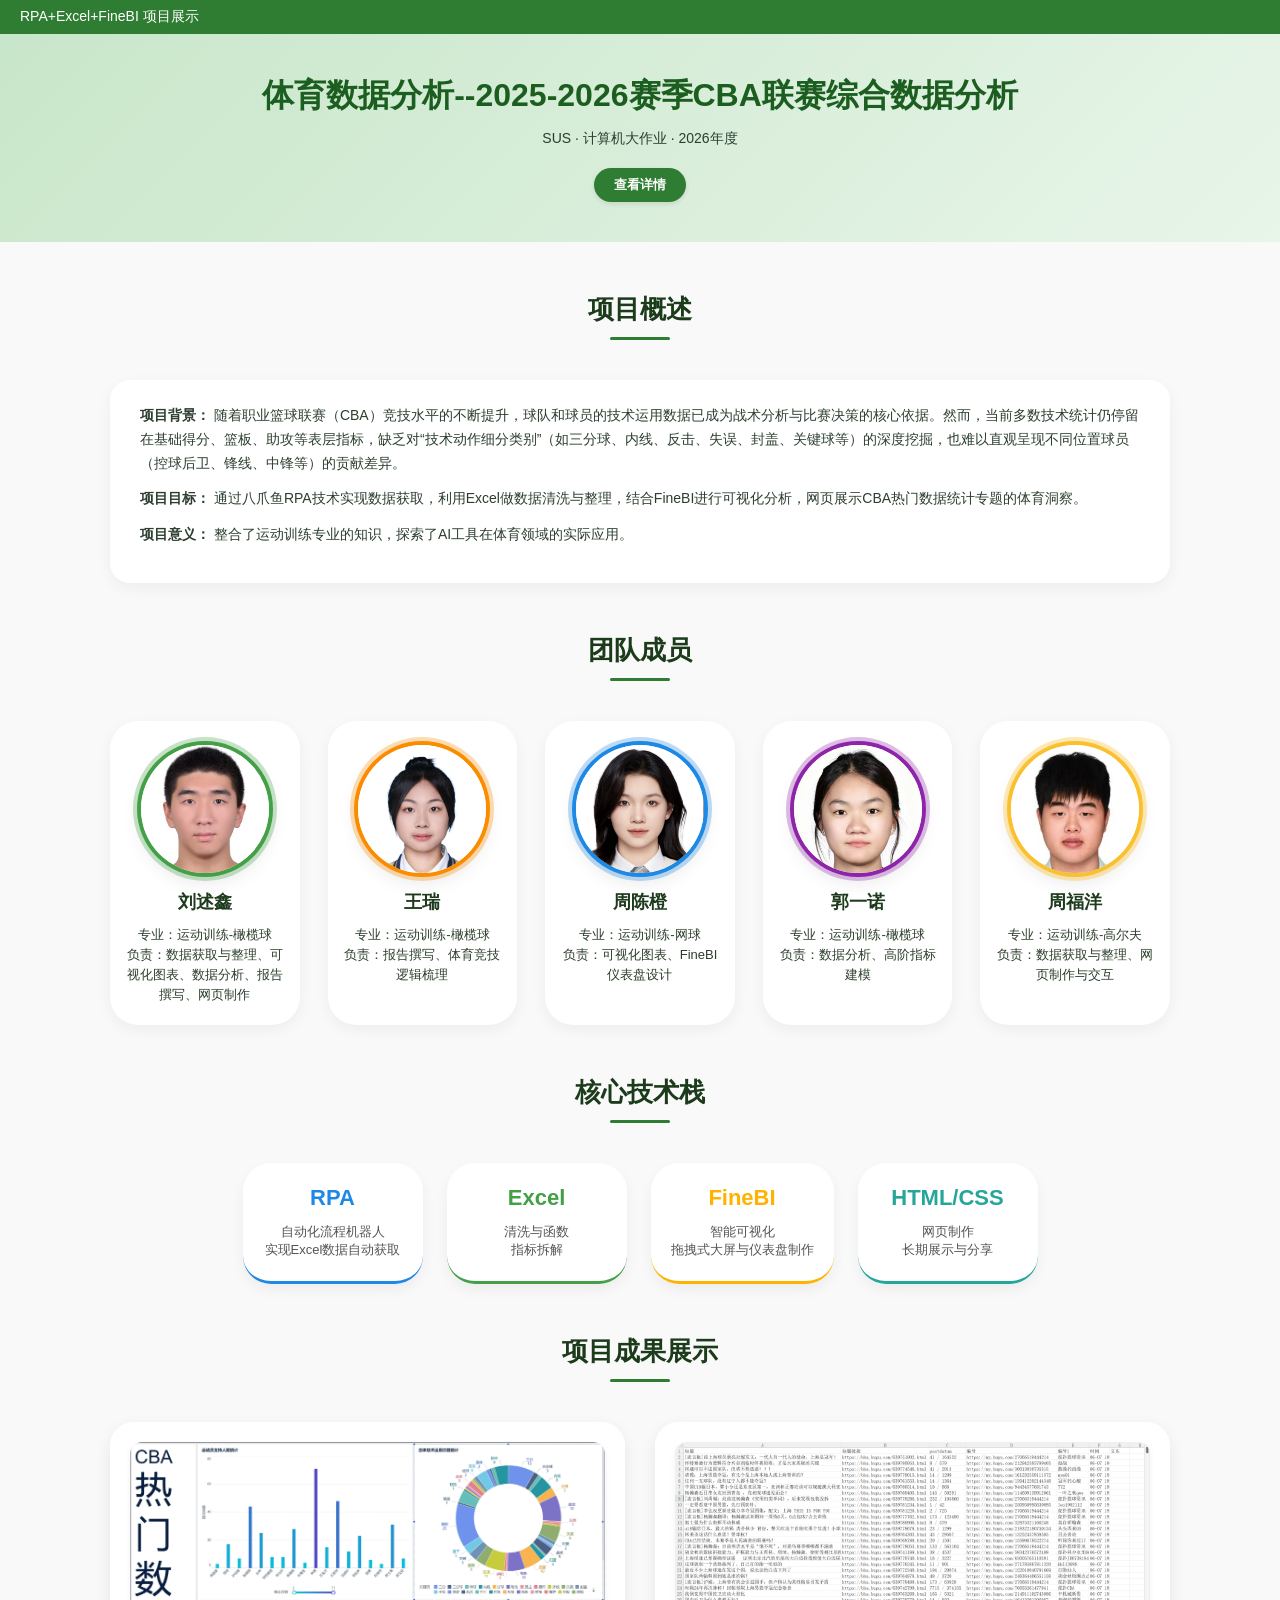
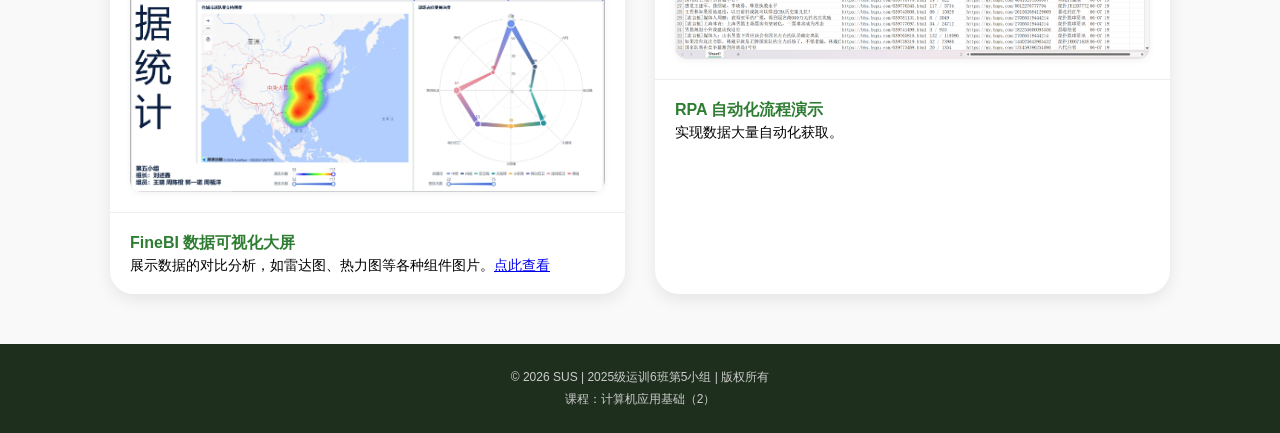
<file: sus/index.html>
<!DOCTYPE html>
<html lang="zh-CN">
<head>
    <meta charset="UTF-8">
    <meta name="viewport" content="width=device-width, initial-scale=1.0">
    <title>体育数据分析</title>
    <style>
        * {
            margin: 0;
            padding: 0;
            box-sizing: border-box;
            font-family: "Microsoft Yahei", "Segoe UI", Roboto, sans-serif;
        }

        body {
            background-color: #f9f9f9;
            scroll-behavior: smooth;
        }

        /* 顶部导航 */
        .top-nav {
            background-color: #2e7d32;
            color: white;
            padding: 8px 20px;
            font-size: 14px;
            display: flex;
            justify-content: space-between;
            flex-wrap: wrap;
            align-items: center;
        }
        .top-nav a {
            color: white;
            text-decoration: none;
            margin-left: 18px;
            transition: opacity 0.2s;
        }
        .top-nav a:hover {
            opacity: 0.8;
            text-decoration: underline;
        }

        /* 头部 banner */
        .header-banner {
            background: linear-gradient(135deg, #c8e6c9, #e8f5e9);
            text-align: center;
            padding: 40px 20px;
        }
        .header-banner h1 {
            font-size: 32px;
            margin-bottom: 12px;
            color: #1b5e20;
        }
        .header-banner .subtitle {
            font-size: 14px;
            color: #2c3e2f;
            margin-bottom: 20px;
        }
        .btn-detail {
            background-color: #2e7d32;
            color: white;
            border: none;
            padding: 8px 20px;
            border-radius: 30px;
            cursor: pointer;
            font-weight: bold;
            transition: 0.2s;
            box-shadow: 0 2px 5px rgba(0,0,0,0.1);
        }
        .btn-detail:hover {
            background-color: #1b5e20;
            transform: scale(1.02);
        }

        /* 通用区块 */
        .section {
            max-width: 1100px;
            margin: 50px auto;
            padding: 0 20px;
        }
        .section h2 {
            text-align: center;
            font-size: 26px;
            margin-bottom: 30px;
            color: #1b3b1a;
            position: relative;
            padding-bottom: 10px;
        }
        .section h2:after {
            content: '';
            display: block;
            width: 60px;
            height: 3px;
            background: #2e7d32;
            margin: 10px auto 0;
            border-radius: 3px;
        }

        /* 项目概述 */
        .project-overview {
            background: white;
            padding: 24px 30px;
            border-radius: 20px;
            box-shadow: 0 5px 15px rgba(0,0,0,0.05);
            font-size: 14px;
            line-height: 1.7;
            color: #2c3e2f;
        }
        .project-overview p {
            margin-bottom: 12px;
        }

        /* 团队成员网格 */
        .team-grid {
            display: grid;
            grid-template-columns: repeat(5, 1fr);  /* 固定5列，每列等宽 */
            gap: 28px;
            margin-top: 10px;
        }

        /* 当屏幕宽度小于 1100px 时，让卡片自动换行，避免过于拥挤 */
        @media (max-width: 1100px) {
            .team-grid {
                grid-template-columns: repeat(auto-fit, minmax(220px, 1fr));
            }
        }
        .team-card {
            background: white;
            border-radius: 28px;
            padding: 24px 16px 20px;
            text-align: center;
            transition: transform 0.2s, box-shadow 0.2s;
            box-shadow: 0 5px 15px rgba(0,0,0,0.05);
        }
        .team-card:hover {
            transform: translateY(-6px);
            box-shadow: 0 15px 30px rgba(0,0,0,0.1);
        }

        /* 圆形头像容器 + 彩色小光圈 */
        .avatar-wrapper {
            width: 128px;
            height: 128px;
            margin: 0 auto 16px;
            border-radius: 50%;
            display: flex;
            align-items: center;
            justify-content: center;
            transition: all 0.25s;
        }
        .team-avatar {
            width: 100%;
            height: 100%;
            border-radius: 50%;
            object-fit: cover;
            display: block;
            background-color: #eef2f0;
            transition: transform 0.2s;
        }
        /* 不同卡片的不同彩色光圈 (环绕图片的多层彩色光晕) */
        .team-card.green .avatar-wrapper {
            box-shadow: 0 0 0 4px #43a047, 0 0 0 8px rgba(67,160,71,0.3), 0 8px 20px rgba(0,0,0,0.1);
        }
        .team-card.orange .avatar-wrapper {
            box-shadow: 0 0 0 4px #fb8c00, 0 0 0 8px rgba(251,140,0,0.3), 0 8px 20px rgba(0,0,0,0.1);
        }
        .team-card.blue .avatar-wrapper {
            box-shadow: 0 0 0 4px #1e88e5, 0 0 0 8px rgba(30,136,229,0.3), 0 8px 20px rgba(0,0,0,0.1);
        }
        .team-card.purple .avatar-wrapper {
            box-shadow: 0 0 0 4px #8e24aa, 0 0 0 8px rgba(142,36,170,0.3), 0 8px 20px rgba(0,0,0,0.1);
        }
        .team-card.yellow .avatar-wrapper {
            box-shadow: 0 0 0 4px #fbc02d, 0 0 0 8px rgba(251,192,45,0.35), 0 8px 20px rgba(0,0,0,0.1);
        }

        .team-card .info {
            font-size: 13px;
            line-height: 1.55;
            color: #2d3e2c;
            text-align: center;
            margin-top: 8px;
        }
        .team-card .info strong {
            font-size: 18px;
            color: #1f3b1e;
            display: block;
            margin-bottom: 8px;
        }
        .team-card .info br {
            margin-bottom: 4px;
        }

        /* 技术栈 */
        .tech-stack {
            display: flex;
            flex-wrap: wrap;
            justify-content: center;
            gap: 24px;
        }
        .tech-card {
            background: white;
            border-radius: 28px;
            padding: 22px 20px;
            min-width: 180px;
            text-align: center;
            transition: all 0.2s;
            box-shadow: 0 6px 14px rgba(0,0,0,0.05);
            border-bottom: 3px solid;
        }
        .tech-card h4 {
            font-size: 22px;
            margin-bottom: 12px;
            font-weight: 700;
        }
        .tech-card p {
            font-size: 13px;
            color: #555;
        }

        /* 成果展示区域 */
        .results-grid {
            display: grid;
            grid-template-columns: 1fr 1fr;
            gap: 30px;
        }
        .result-card {
            background: white;
            border-radius: 24px;
            overflow: hidden;
            box-shadow: 0 6px 16px rgba(0,0,0,0.08);
            transition: 0.2s;
        }
        .result-card:hover {
            transform: translateY(-5px);
        }
        .result-placeholder {
            background-color: #f5f7f5;
            min-height: 230px;
            display: flex;
            align-items: center;
            justify-content: center;
            padding: 20px;
            cursor: pointer;
            border-bottom: 1px solid #eee;
        }
        .result-placeholder img {
            max-width: 100%;
            max-height: 200px;
            width: auto;
            height: auto;
            object-fit: contain;
            border-radius: 12px;
            transition: transform 0.2s;
            box-shadow: 0 2px 6px rgba(0,0,0,0.05);
        }
        .result-placeholder img:hover {
            transform: scale(1.02);
        }
        .result-desc {
            padding: 18px 20px;
            font-size: 14px;
            line-height: 1.5;
            background: #ffffff;
        }
        .result-desc strong {
            color: #2e7d32;
            font-size: 16px;
        }

        /* 页脚 */
        footer {
            background-color: #1f2f1e;
            color: #ccc;
            text-align: center;
            padding: 20px;
            font-size: 12px;
            margin-top: 40px;
        }
        footer p {
            margin: 5px 0;
        }

        /* 响应式 */
        @media (max-width: 780px) {
            .results-grid {
                grid-template-columns: 1fr;
                gap: 20px;
            }
            .team-grid {
                gap: 20px;
            }
            .avatar-wrapper {
                width: 110px;
                height: 110px;
            }
            .header-banner h1 {
                font-size: 24px;
            }
        }
        @media (max-width: 480px) {
            .top-nav {
                flex-direction: column;
                gap: 6px;
            }
            .top-nav div a {
                margin: 0 8px;
            }
        }
    </style>
</head>
<body>
    <!-- 顶部导航 -->
    <div class="top-nav">
        <span>RPA+Excel+FineBI 项目展示</span>
    </div>

    <!-- 头部 banner -->
    <div class="header-banner">
        <h1>体育数据分析--2025-2026赛季CBA联赛综合数据分析</h1>
        <div class="subtitle">SUS · 计算机大作业 · 2026年度</div>
        <button class="btn-detail" onclick="alert('着职业篮球联赛（CBA）竞技水平的不断提升，球队和球员的技术运用数据已成为战术分析与比赛决策的核心依据。然而，当前多数技术统计仍停留在基础得分、篮板、助攻等表层指标，缺乏对“技术动作细分类别”（如三分球、内线、反击、失误、封盖、关键球等）的深度挖掘，也难以直观呈现不同位置球员（控球后卫、锋线、中锋等）的贡献差异。')">查看详情</button>
    </div>

    <!-- 项目概述 -->
    <div class="section">
        <h2>项目概述</h2>
        <div class="project-overview">
            <p><strong>项目背景：</strong> 随着职业篮球联赛（CBA）竞技水平的不断提升，球队和球员的技术运用数据已成为战术分析与比赛决策的核心依据。然而，当前多数技术统计仍停留在基础得分、篮板、助攻等表层指标，缺乏对“技术动作细分类别”（如三分球、内线、反击、失误、封盖、关键球等）的深度挖掘，也难以直观呈现不同位置球员（控球后卫、锋线、中锋等）的贡献差异。</p>
            <p><strong>项目目标：</strong> 通过八爪鱼RPA技术实现数据获取，利用Excel做数据清洗与整理，结合FineBI进行可视化分析，网页展示CBA热门数据统计专题的体育洞察。</p>
            <p><strong>项目意义：</strong> 整合了运动训练专业的知识，探索了AI工具在体育领域的实际应用。</p>
        </div>
    </div>

    <!-- 团队成员 -->
    <div class="section">
        <h2>团队成员</h2>
        <div class="team-grid">
            <div class="team-card green">
                <div class="avatar-wrapper">
                    <img src="1.png" alt="刘述鑫" class="team-avatar" onerror="this.onerror=null; this.src='https://placehold.co/480x480/e8f0e8/2e7d32?text=刘&font=noto';">
                </div>
                <div class="info">
                    <strong>刘述鑫</strong>
                    专业：运动训练-橄榄球<br>
                    负责：数据获取与整理、可视化图表、数据分析、报告撰写、网页制作
                </div>
            </div>
            <!-- 王瑞 对应 2.png 橙色光圈 -->
            <div class="team-card orange">
                <div class="avatar-wrapper">
                    <img src="2.png" alt="王瑞" class="team-avatar" onerror="this.onerror=null; this.src='https://placehold.co/480x480/fef3e7/fb8c00?text=王&font=noto';">
                </div>
                <div class="info">
                    <strong>王瑞</strong>
                    专业：运动训练-橄榄球<br>
                    负责：报告撰写、体育竞技逻辑梳理
                </div>
            </div>
            <!-- 周陈橙 对应 3.png 蓝色光圈 -->
            <div class="team-card blue">
                <div class="avatar-wrapper">
                    <img src="3.png" alt="周陈橙" class="team-avatar" onerror="this.onerror=null; this.src='https://placehold.co/480x480/e6f0ff/1e88e5?text=周&font=noto';">
                </div>
                <div class="info">
                    <strong>周陈橙</strong>
                    专业：运动训练-网球<br>
                    负责：可视化图表、FineBI仪表盘设计
                </div>
            </div>
            <!-- 郭一诺 对应 4.png 紫色光圈 -->
            <div class="team-card purple">
                <div class="avatar-wrapper">
                    <img src="4.png" alt="郭一诺" class="team-avatar" onerror="this.onerror=null; this.src='https://placehold.co/480x480/f9ebff/8e24aa?text=郭&font=noto';">
                </div>
                <div class="info">
                    <strong>郭一诺</strong>
                    专业：运动训练-橄榄球<br>
                    负责：数据分析、高阶指标建模
                </div>
            </div>
            <!-- 周福洋 对应 5.png 黄色光圈 -->
            <div class="team-card yellow">
                <div class="avatar-wrapper">
                    <img src="5.png" alt="周福洋" class="team-avatar" onerror="this.onerror=null; this.src='https://placehold.co/480x480/fff8e7/fbc02d?text=周&font=noto';">
                </div>
                <div class="info">
                    <strong>周福洋</strong>
                    专业：运动训练-高尔夫<br>
                    负责：数据获取与整理、网页制作与交互
                </div>
            </div>
        </div>
    </div>

    <!-- 主要技术 -->
    <div class="section">
        <h2>核心技术栈</h2>
        <div class="tech-stack">
            <div class="tech-card" style="border-color: #1e88e5; color: #1e88e5;">
                <h4>RPA</h4>
                <p>自动化流程机器人<br>实现Excel数据自动获取</p>
            </div>
            <div class="tech-card" style="border-color: #43a047; color: #43a047;">
                <h4>Excel</h4>
                <p>清洗与函数<br>指标拆解</p>
            </div>
            <div class="tech-card" style="border-color: #ffb300; color: #ffb300;">
                <h4>FineBI</h4>
                <p>智能可视化<br>拖拽式大屏与仪表盘制作</p>
            </div>
            <div class="tech-card" style="border-color: #26a69a; color: #26a69a;">
                <h4>HTML/CSS</h4>
                <p>网页制作<br>长期展示与分享</p>
            </div>
        </div>
    </div>

    <!-- 项目成果展示 -->
    <div class="section">
        <h2>项目成果展示</h2>
        <div class="results-grid">
            <div class="result-card">
                <div class="result-placeholder" style="background-color: #FFFFFF; display: flex; align-items: center; justify-content: center;">
                    <img src="finebi_dashboard.png" alt="FineBI仪表盘截图" style="max-width: 100%; max-height: 100%; width: auto; height: auto; object-fit: contain;">
                </div>
                <div class="result-desc">
                    <strong>FineBI 数据可视化大屏</strong><br>
                    展示数据的对比分析，如雷达图、热力图等各种组件图片。<a href="https://demo.fanruan.com/webroot/decision/v5/design/report/df09499997b74556bcd1348627758bb2/view" target="_blank">点此查看</a>
                </div>
            </div>
            <div class="result-card">
                <div class="result-placeholder" style="background-color: #FFFFFF; display: flex; align-items: center; justify-content: center;">
                    <img src="rpa_workflow.png" alt="RPA自动化流程" style="max-width: 100%; max-height: 100%; width: auto; height: auto; object-fit: contain;">
                </div>
                <div class="result-desc">
                    <strong>RPA 自动化流程演示</strong><br>
                    实现数据大量自动化获取。
                </div>
            </div>
        </div>
    </div>

    <!-- 页脚 -->
    <footer>
        <p>© 2026 SUS | 2025级运训6班第5小组 | 版权所有</p>
        <p> 课程：计算机应用基础（2）</p>
    </footer>
    <!-- 点击图片放大模态框 -->
    <div id="imageModal" style="display:none; position:fixed; top:0; left:0; width:100%; height:100%; background-color:rgba(0,0,0,0.9); z-index:9999; text-align:center; overflow:auto;">
        <span id="closeModal" style="position:absolute; top:20px; right:40px; color:white; font-size:40px; font-weight:bold; cursor:pointer;">&times;</span>
        <img id="modalImage" style="max-width:90%; max-height:90%; margin-top:5%; box-shadow:0 0 20px rgba(0,0,0,0.5);">
    </div>
    <script>
        // 获取所有成果展示区内的图片
        const images = document.querySelectorAll('.result-placeholder img');
        const modal = document.getElementById('imageModal');
        const modalImg = document.getElementById('modalImage');
        const closeBtn = document.getElementById('closeModal');

        // 为每张图片添加点击事件
        images.forEach(img => {
            img.addEventListener('click', function() {
                modal.style.display = 'block';
                modalImg.src = this.src;          // 放大的图片使用原图地址
            });
        });

        // 点击关闭按钮关闭模态框
        closeBtn.addEventListener('click', function() {
            modal.style.display = 'none';
        });

        // 点击模态框背景（灰色区域）也关闭
        modal.addEventListener('click', function(e) {
            if (e.target === modal) {
                modal.style.display = 'none';
            }
        });
    </script>
</body>
</html>
</file>
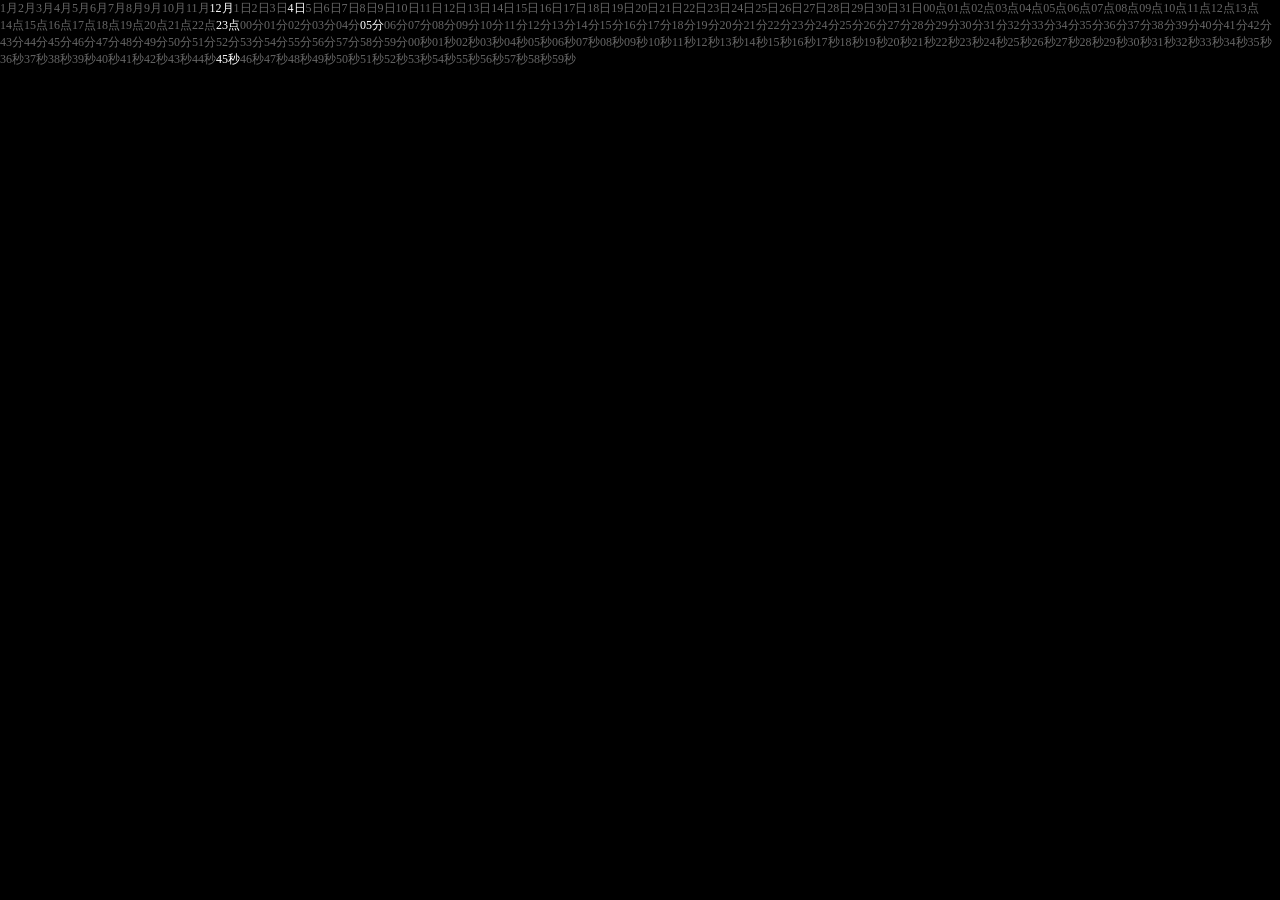
<file: time.html>
<!DOCTYPE html>
<html lang="en">
<head>
<meta charset="UTF-8">
<title>Title</title>
<style>
html{
background: #000;
color: #666;
font-size: 12px;
overflow:hidden;
}
*{
margin: 0;
padding: 0;
}
span{
display: block;
float: left;
}
.on{
color: #fff;
}
.wrapper{
width: 200px;
height: 200px;
position: absolute;
left:50%;
top:50%;
margin-top: -100px;
margin-left: -100px;
}
.wrapper .timebox{
position: absolute;
width: 200px;
height: 200px;
top: 0;
left:0;
border-radius: 100%;
transition: all 0.5s;
}
.timebox span{
transition: all 0.5s;
float: left;
}
.wrapper  .timebox span{
position: absolute;
left:50%;
top:50%;
width: 40px;
height: 18px;
margin-top: -9px;
margin-left: -20px;
text-align: right;
}
</style>
</head>
<body>

<div id="wrapper">
<div class="timebox yuebox" id="yueBox"></div>
<div class="timebox riqiBox" id="riqiBox"></div>
<div class="timebox hourbox" id="hourbox"></div>
<div class="timebox minutebox" id="minutebox"></div>
<div class="timebox secondbox" id="secondbox"></div>
</div>

<script>
let wrapper = document.getElementById("wrapper");
let yueBox = document.getElementById("yueBox");
let riqiBox = document.getElementById("riqiBox");
let hourbox = document.getElementById("hourbox");
let minutebox = document.getElementById("minutebox");
let secondbox = document.getElementById("secondbox");

/*
* 找所有的东西标签函数
* */
let findSiblings = function( tag ){
    let parent = tag.parentNode;
    let childs = parent.children;
    let sb = [];
    for(let i=0 ; i <= childs.length-1 ; i++){
        if( childs[i]!==tag){
            sb[sb.length] = childs[i];
        }
    }
    return  sb ;
};

/*
* 去掉所有兄弟的类
* */
let removeSiblingClass =function( tag ){
    let sb = findSiblings( tag );
    for(let i=0 ;  i <= sb.length-1 ; i++){
        sb[i].className = "";
    }
};

/*
* 初始化月份函数
* */
let initMonth = function(){
  for(let i=1; i<=12; i++){
        let span = document.createElement("span");
        span.innerHTML = i+"月";
        yueBox.appendChild( span );
  }
};

// 初始化日期
let initDate = function(){
    for(let i=1; i<=31; i++){
        let span = document.createElement("span");
        span.innerHTML = i+"日";
        riqiBox.appendChild( span );
    }
};

// 初始化小时，分钟，秒
let initHour = function(){
    for(let i=0; i<=23; i++){
        let h = i ;
        let span = document.createElement("span");
        if( h<10){
            h="0"+h;
        }
        span.innerHTML = h +"点";
        hourbox.appendChild( span );
    }
};
let initMinute = function(){
    for(let i=0; i<=59; i++){
        let  f = i ;
        let span = document.createElement("span");
        if( f<10){
            f="0"+f;
        }
        span.innerHTML = f +"分";
        minutebox.appendChild( span );
    }
};
let initSecond = function(){
    for(let i=0; i<=59; i++){
        let  miao = i ;
        let span = document.createElement("span");
        if( miao<10){
            miao="0"+miao;
        }
        span.innerHTML = miao +"秒";
        secondbox.appendChild( span );
    }
};

// 时间文字样式切换函数
let changeTime = function(tag){
    tag.className = "on";
    removeSiblingClass( tag );
};

/*
* 初始化日历函数
* */
let initRili = function(){
    initMonth(); // 初始化月份
    initDate(); // 初始化日期
    initHour(); // 小时
    initMinute();
    initSecond();
};

/*
* 展示当前时间
* 参数：mydate 时间对象
* */
let  showNow = function( mydate ){

    let yue = mydate.getMonth() ;
    let riqi = mydate.getDate();
    let hour = mydate.getHours()  ;
    let minute = mydate.getMinutes();
    let second = mydate.getSeconds();
    // 时间文字样式切换函数
    changeTime( yueBox.children[yue] );
    changeTime( riqiBox.children[riqi-1] );
    changeTime( hourbox.children[hour] );
    changeTime( minutebox.children[minute] );
    changeTime( secondbox.children[second] );

};

// 展示时间圆圈函数
// tag：目标
// num：数字数量
// dis：圆圈半径
let textRound = function(tag,num,dis){
    let span = tag.children ;
    for(let i=0 ; i<=span.length-1; i++){
        span[i].style.transform="rotate("+ (360/span.length)*i+"deg)  translateX("+dis+"px)" ;
    }
};
/*
* 旋转指定“圆圈”指定度数
* */
let rotateTag = function(tag , deg){
    tag.style.transform = "rotate("+deg+"deg)";
};

let main = function(){
    initRili(); // 初始化日历

    setInterval(function(){
        let mydate = new Date();
        showNow( mydate ); // 展示当前时间
    },1000);

    //  n秒后，摆出圆形
    setTimeout(function(){
        wrapper.className = "wrapper";
        textRound(yueBox,12,40);
        textRound(riqiBox,31,80);
        textRound(hourbox,24,120);
        textRound(minutebox,60,160);
        textRound(secondbox,60,200);
        setInterval(function(){
            let mydate = new Date();
            rotateTag( yueBox , -30*mydate.getMonth());
            rotateTag( riqiBox , -360/31*(mydate.getDate()-1) );
            rotateTag( hourbox , -360/24*mydate.getHours());
            rotateTag( minutebox , -6*mydate.getMinutes());
            rotateTag( secondbox , -6*mydate.getSeconds());
        },1000)
    },6000)

};
main();
</script>

</body>
</html>
</file>
